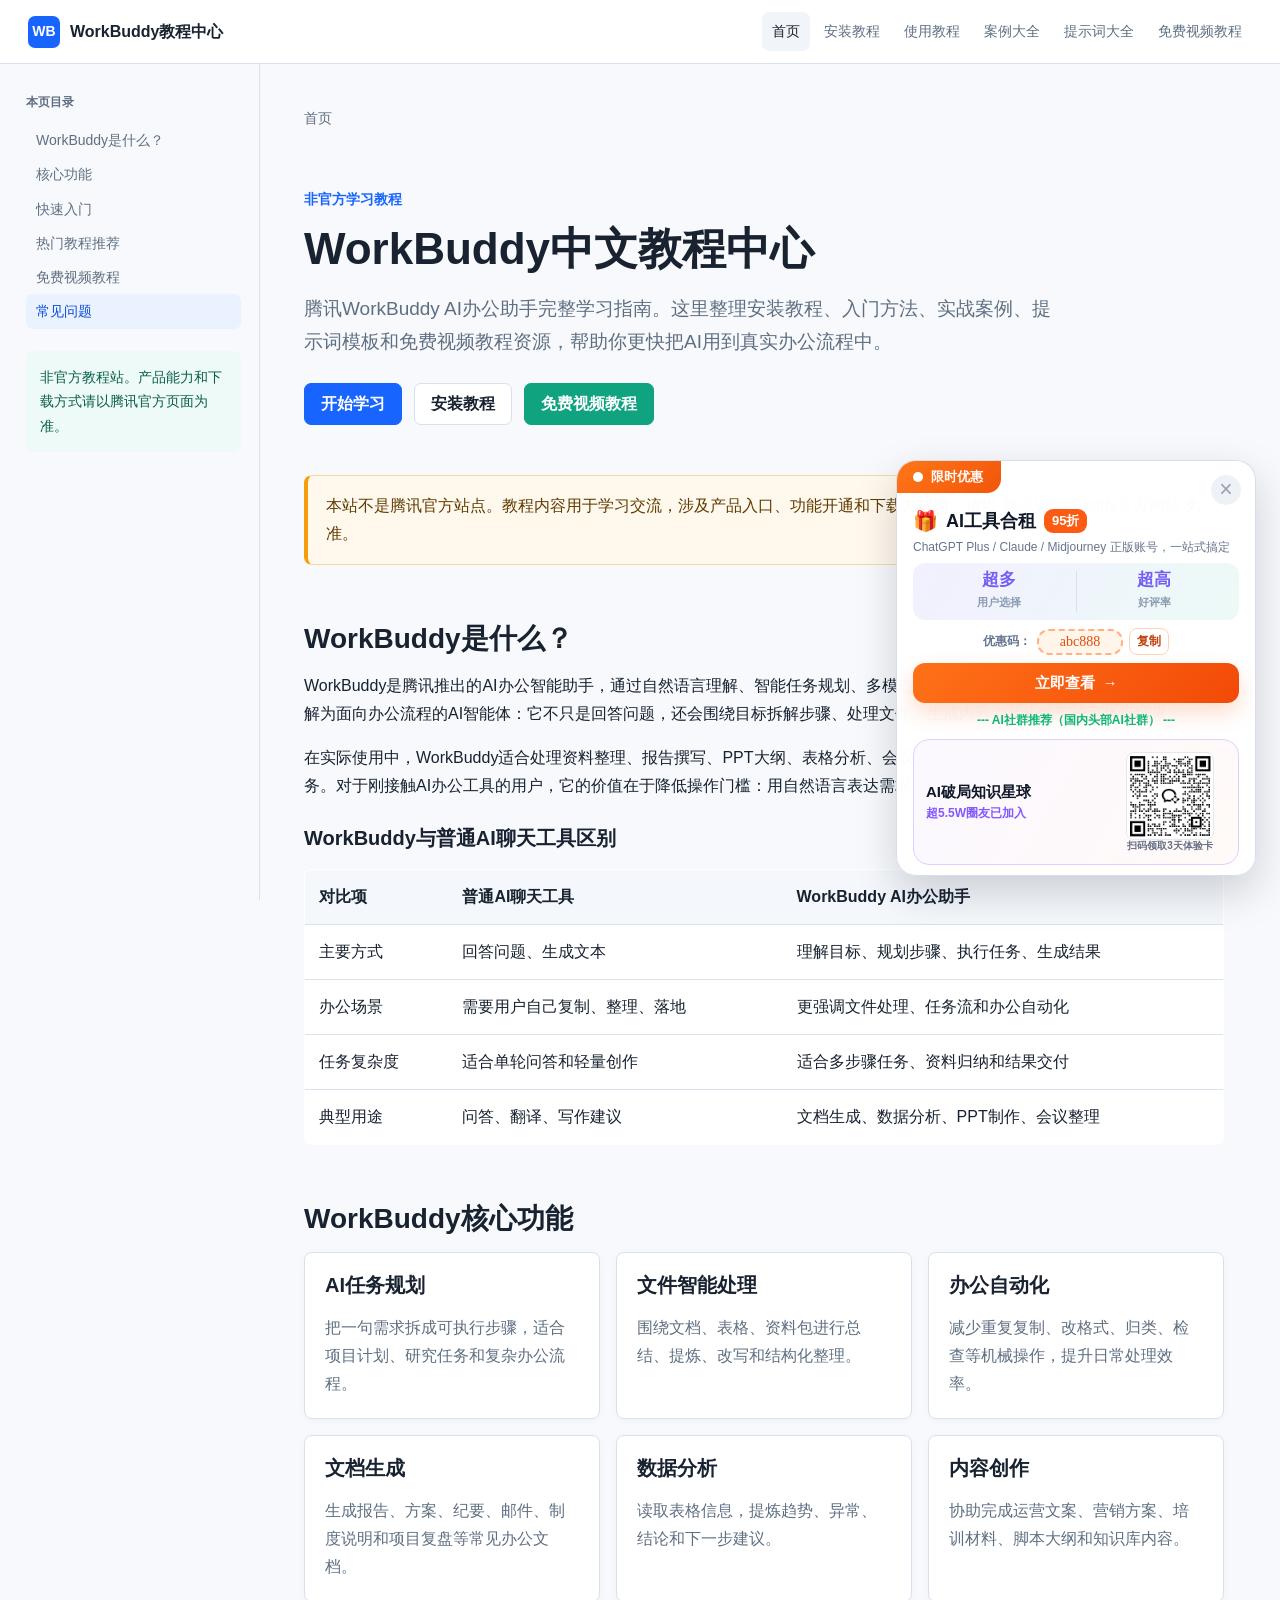
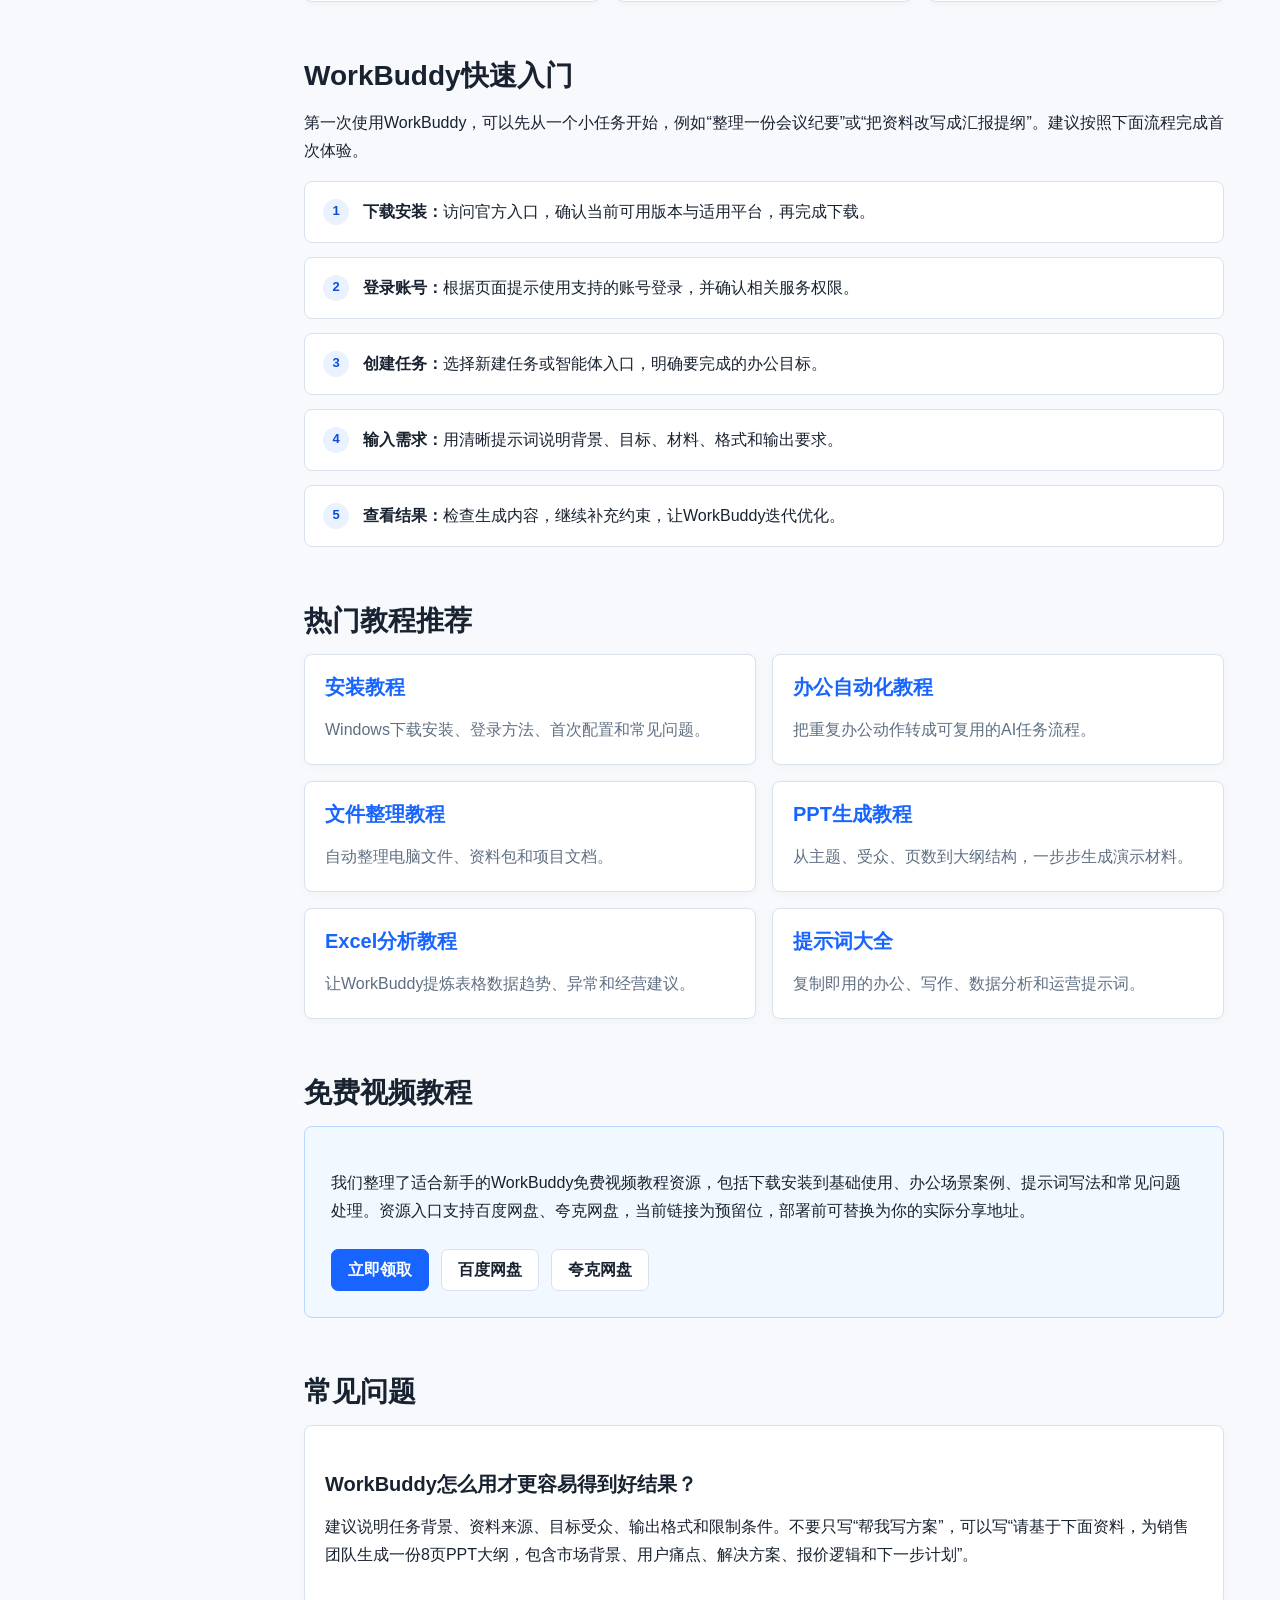
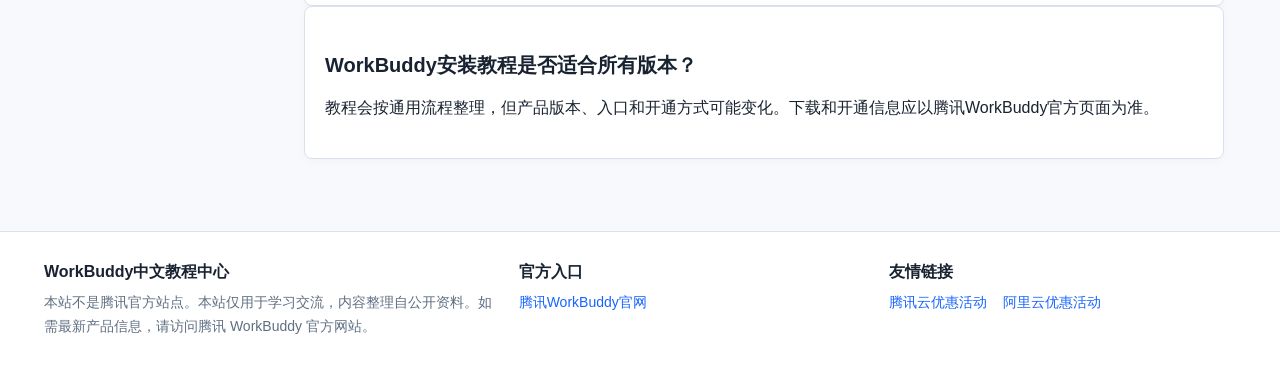
<file: index.html>
﻿<!doctype html>
<html lang="zh-CN">
<head>
  <meta charset="utf-8">
  <meta name="viewport" content="width=device-width, initial-scale=1">
  <title>WorkBuddy中文教程中心 - 腾讯WorkBuddy使用指南</title>
  <meta name="description" content="WorkBuddy中文教程网站，提供腾讯WorkBuddy安装教程、使用方法、案例教程、提示词大全以及免费视频教程下载。">
  <meta name="keywords" content="workbuddy,WorkBuddy教程,WorkBuddy怎么用,WorkBuddy安装教程,WorkBuddy使用方法,WorkBuddy入门指南,腾讯WorkBuddy,WorkBuddy AI办公助手,WorkBuddy智能体教程,WorkBuddy案例,WorkBuddy提示词">
  <link rel="canonical" href="https://workbuddy.syunz.com/workbuddy/">
  <meta property="og:type" content="website">
  <meta property="og:title" content="WorkBuddy中文教程中心 - 腾讯WorkBuddy使用指南">
  <meta property="og:description" content="学习腾讯WorkBuddy AI办公助手：安装、入门、案例、提示词与免费视频教程资源。">
  <meta property="og:url" content="https://workbuddy.syunz.com/workbuddy/">
  <meta property="og:locale" content="zh_CN">
  <link rel="stylesheet" href="workbuddy/style.css">
  <script type="application/ld+json">
  {
    "@context": "https://schema.org",
    "@graph": [
      {
        "@type": "Organization",
        "name": "WorkBuddy中文教程中心",
        "url": "https://workbuddy.syunz.com/workbuddy/",
        "sameAs": ["https://cloud.tencent.com/product/workbuddy"]
      },
      {
        "@type": "Article",
        "headline": "WorkBuddy中文教程中心",
        "description": "腾讯WorkBuddy AI办公助手完整学习指南。",
        "inLanguage": "zh-CN",
        "author": {"@type": "Organization", "name": "WorkBuddy中文教程中心"},
        "publisher": {"@type": "Organization", "name": "WorkBuddy中文教程中心"}
      },
      {
        "@type": "BreadcrumbList",
        "itemListElement": [
          {"@type": "ListItem", "position": 1, "name": "首页", "item": "https://workbuddy.syunz.com/workbuddy/"}
        ]
      },
      {
        "@type": "FAQPage",
        "mainEntity": [
          {
            "@type": "Question",
            "name": "WorkBuddy是什么？",
            "acceptedAnswer": {"@type": "Answer", "text": "WorkBuddy是腾讯推出的AI办公智能助手，可通过自然语言理解、任务规划和多模态能力帮助用户完成办公任务。"}
          },
          {
            "@type": "Question",
            "name": "本站是腾讯官网吗？",
            "acceptedAnswer": {"@type": "Answer", "text": "不是。本站是非官方学习教程网站，仅用于学习交流，最新产品信息请访问腾讯WorkBuddy官方网站。"}
          }
        ]
      }
    ]
  }
  </script>
</head>
<body>
  <a class="skip-link" href="#main">跳到正文</a>
  <header class="topbar">
    <a class="brand" href="index.html" aria-label="WorkBuddy教程中心首页"><span class="brand-mark">WB</span><span>WorkBuddy教程中心</span></a>
    <nav class="topnav" aria-label="主导航">
      <a href="index.html" aria-current="page">首页</a>
      <a href="workbuddy/install/index.html">安装教程</a>
      <a href="workbuddy/tutorial/index.html">使用教程</a>
      <a href="workbuddy/cases/index.html">案例大全</a>
      <a href="workbuddy/prompts/index.html">提示词大全</a>
      <a href="workbuddy/download/index.html">免费视频教程</a>
    </nav>
    <button class="menu-button" type="button" data-menu-button aria-label="打开目录" aria-expanded="false"><span class="menu-icon"></span></button>
  </header>
  <div class="layout">
    <aside class="sidebar" data-sidebar>
      <p class="sidebar-title">本页目录</p>
      <a href="#intro">WorkBuddy是什么？</a>
      <a href="#features">核心功能</a>
      <a href="#start">快速入门</a>
      <a href="#recommend">热门教程推荐</a>
      <a href="#video">免费视频教程</a>
      <a href="#faq">常见问题</a>
      <div class="toc-note">非官方教程站。产品能力和下载方式请以腾讯官方页面为准。</div>
    </aside>
    <div class="overlay" data-overlay></div>
    <main id="main" class="content">
      <article class="doc">
        <nav class="breadcrumb" aria-label="面包屑">首页</nav>
        <section class="hero">
          <p class="eyebrow">非官方学习教程</p>
          <h1>WorkBuddy中文教程中心</h1>
          <p class="lead">腾讯WorkBuddy AI办公助手完整学习指南。这里整理安装教程、入门方法、实战案例、提示词模板和免费视频教程资源，帮助你更快把AI用到真实办公流程中。</p>
          <div class="hero-actions">
            <a class="button primary" href="workbuddy/tutorial/index.html">开始学习</a>
            <a class="button" href="workbuddy/install/index.html">安装教程</a>
            <a class="button accent" href="workbuddy/download/index.html">免费视频教程</a>
          </div>
        </section>

        <div class="notice">本站不是腾讯官方站点。教程内容用于学习交流，涉及产品入口、功能开通和下载方式时，请以 <a href="https://cloud.tencent.com/product/workbuddy" target="_blank" rel="noopener">腾讯WorkBuddy官方网站</a> 为准。</div>

        <section id="intro">
          <h2>WorkBuddy是什么？</h2>
          <p>WorkBuddy是腾讯推出的AI办公智能助手，通过自然语言理解、智能任务规划、多模态能力帮助用户完成办公任务。你可以把它理解为面向办公流程的AI智能体：它不只是回答问题，还会围绕目标拆解步骤、处理文件、生成内容，并协助完成可执行结果。</p>
          <p>在实际使用中，WorkBuddy适合处理资料整理、报告撰写、PPT大纲、表格分析、会议纪要、营销内容、项目计划等高频办公任务。对于刚接触AI办公工具的用户，它的价值在于降低操作门槛：用自然语言表达需求，然后逐步校对和优化输出。</p>

          <h3>WorkBuddy与普通AI聊天工具区别</h3>
          <table class="compare-table">
            <thead>
              <tr><th>对比项</th><th>普通AI聊天工具</th><th>WorkBuddy AI办公助手</th></tr>
            </thead>
            <tbody>
              <tr><td>主要方式</td><td>回答问题、生成文本</td><td>理解目标、规划步骤、执行任务、生成结果</td></tr>
              <tr><td>办公场景</td><td>需要用户自己复制、整理、落地</td><td>更强调文件处理、任务流和办公自动化</td></tr>
              <tr><td>任务复杂度</td><td>适合单轮问答和轻量创作</td><td>适合多步骤任务、资料归纳和结果交付</td></tr>
              <tr><td>典型用途</td><td>问答、翻译、写作建议</td><td>文档生成、数据分析、PPT制作、会议整理</td></tr>
            </tbody>
          </table>
        </section>

        <section id="features">
          <h2>WorkBuddy核心功能</h2>
          <div class="grid cols-3">
            <div class="card"><h3>AI任务规划</h3><p>把一句需求拆成可执行步骤，适合项目计划、研究任务和复杂办公流程。</p></div>
            <div class="card"><h3>文件智能处理</h3><p>围绕文档、表格、资料包进行总结、提炼、改写和结构化整理。</p></div>
            <div class="card"><h3>办公自动化</h3><p>减少重复复制、改格式、归类、检查等机械操作，提升日常处理效率。</p></div>
            <div class="card"><h3>文档生成</h3><p>生成报告、方案、纪要、邮件、制度说明和项目复盘等常见办公文档。</p></div>
            <div class="card"><h3>数据分析</h3><p>读取表格信息，提炼趋势、异常、结论和下一步建议。</p></div>
            <div class="card"><h3>内容创作</h3><p>协助完成运营文案、营销方案、培训材料、脚本大纲和知识库内容。</p></div>
          </div>
        </section>

        <section id="start">
          <h2>WorkBuddy快速入门</h2>
          <p>第一次使用WorkBuddy，可以先从一个小任务开始，例如“整理一份会议纪要”或“把资料改写成汇报提纲”。建议按照下面流程完成首次体验。</p>
          <ol class="step-list">
            <li><strong>下载安装：</strong>访问官方入口，确认当前可用版本与适用平台，再完成下载。</li>
            <li><strong>登录账号：</strong>根据页面提示使用支持的账号登录，并确认相关服务权限。</li>
            <li><strong>创建任务：</strong>选择新建任务或智能体入口，明确要完成的办公目标。</li>
            <li><strong>输入需求：</strong>用清晰提示词说明背景、目标、材料、格式和输出要求。</li>
            <li><strong>查看结果：</strong>检查生成内容，继续补充约束，让WorkBuddy迭代优化。</li>
          </ol>
        </section>

        <section id="recommend">
          <h2>热门教程推荐</h2>
          <div class="grid cols-2">
            <a class="card" href="workbuddy/install/index.html"><h3>安装教程</h3><p>Windows下载安装、登录方法、首次配置和常见问题。</p></a>
            <a class="card" href="workbuddy/tutorial/index.html#automation"><h3>办公自动化教程</h3><p>把重复办公动作转成可复用的AI任务流程。</p></a>
            <a class="card" href="workbuddy/cases/index.html#files"><h3>文件整理教程</h3><p>自动整理电脑文件、资料包和项目文档。</p></a>
            <a class="card" href="workbuddy/tutorial/index.html#ppt"><h3>PPT生成教程</h3><p>从主题、受众、页数到大纲结构，一步步生成演示材料。</p></a>
            <a class="card" href="workbuddy/tutorial/index.html#excel"><h3>Excel分析教程</h3><p>让WorkBuddy提炼表格数据趋势、异常和经营建议。</p></a>
            <a class="card" href="workbuddy/prompts/index.html"><h3>提示词大全</h3><p>复制即用的办公、写作、数据分析和运营提示词。</p></a>
          </div>
        </section>

        <section id="video">
          <h2>免费视频教程</h2>
          <div class="download-panel">
            <p>我们整理了适合新手的WorkBuddy免费视频教程资源，包括下载安装到基础使用、办公场景案例、提示词写法和常见问题处理。资源入口支持百度网盘、夸克网盘，当前链接为预留位，部署前可替换为你的实际分享地址。</p>
            <div class="button-row">
              <a class="button primary" href="workbuddy/download/index.html">立即领取</a>
              <a class="button" href="workbuddy/download/index.html#baidu">百度网盘</a>
              <a class="button" href="workbuddy/download/index.html#quark">夸克网盘</a>
            </div>
          </div>
        </section>

        <section id="faq">
          <h2>常见问题</h2>
          <div class="faq-item">
            <h3>WorkBuddy怎么用才更容易得到好结果？</h3>
            <p>建议说明任务背景、资料来源、目标受众、输出格式和限制条件。不要只写“帮我写方案”，可以写“请基于下面资料，为销售团队生成一份8页PPT大纲，包含市场背景、用户痛点、解决方案、报价逻辑和下一步计划”。</p>
          </div>
          <div class="faq-item">
            <h3>WorkBuddy安装教程是否适合所有版本？</h3>
            <p>教程会按通用流程整理，但产品版本、入口和开通方式可能变化。下载和开通信息应以腾讯WorkBuddy官方页面为准。</p>
          </div>
        </section>
      </article>
    </main>
  </div>
  <footer class="footer">
    <div class="footer-inner">
      <section>
        <h2>WorkBuddy中文教程中心</h2>
        <p>本站不是腾讯官方站点。本站仅用于学习交流，内容整理自公开资料。如需最新产品信息，请访问腾讯 WorkBuddy 官方网站。</p>
      </section>
      <section>
        <h3>官方入口</h3>
        <a href="https://cloud.tencent.com/product/workbuddy" target="_blank" rel="noopener">腾讯WorkBuddy官网</a>
      </section>
      <section>
        <h3>友情链接</h3>
        <a href="https://curl.qcloud.com/9fsPg7Re" target="_blank" rel="noopener">腾讯云优惠活动</a>
        <a href="https://www.aliyun.com/minisite/goods?userCode=xbifxhv7" target="_blank" rel="noopener">阿里云优惠活动</a>
      </section>
    </div>
  </footer>
  <script src="workbuddy/popup-config.js" defer></script>
  <script src="workbuddy/script.js" defer></script>
</body>
</html>
</file>
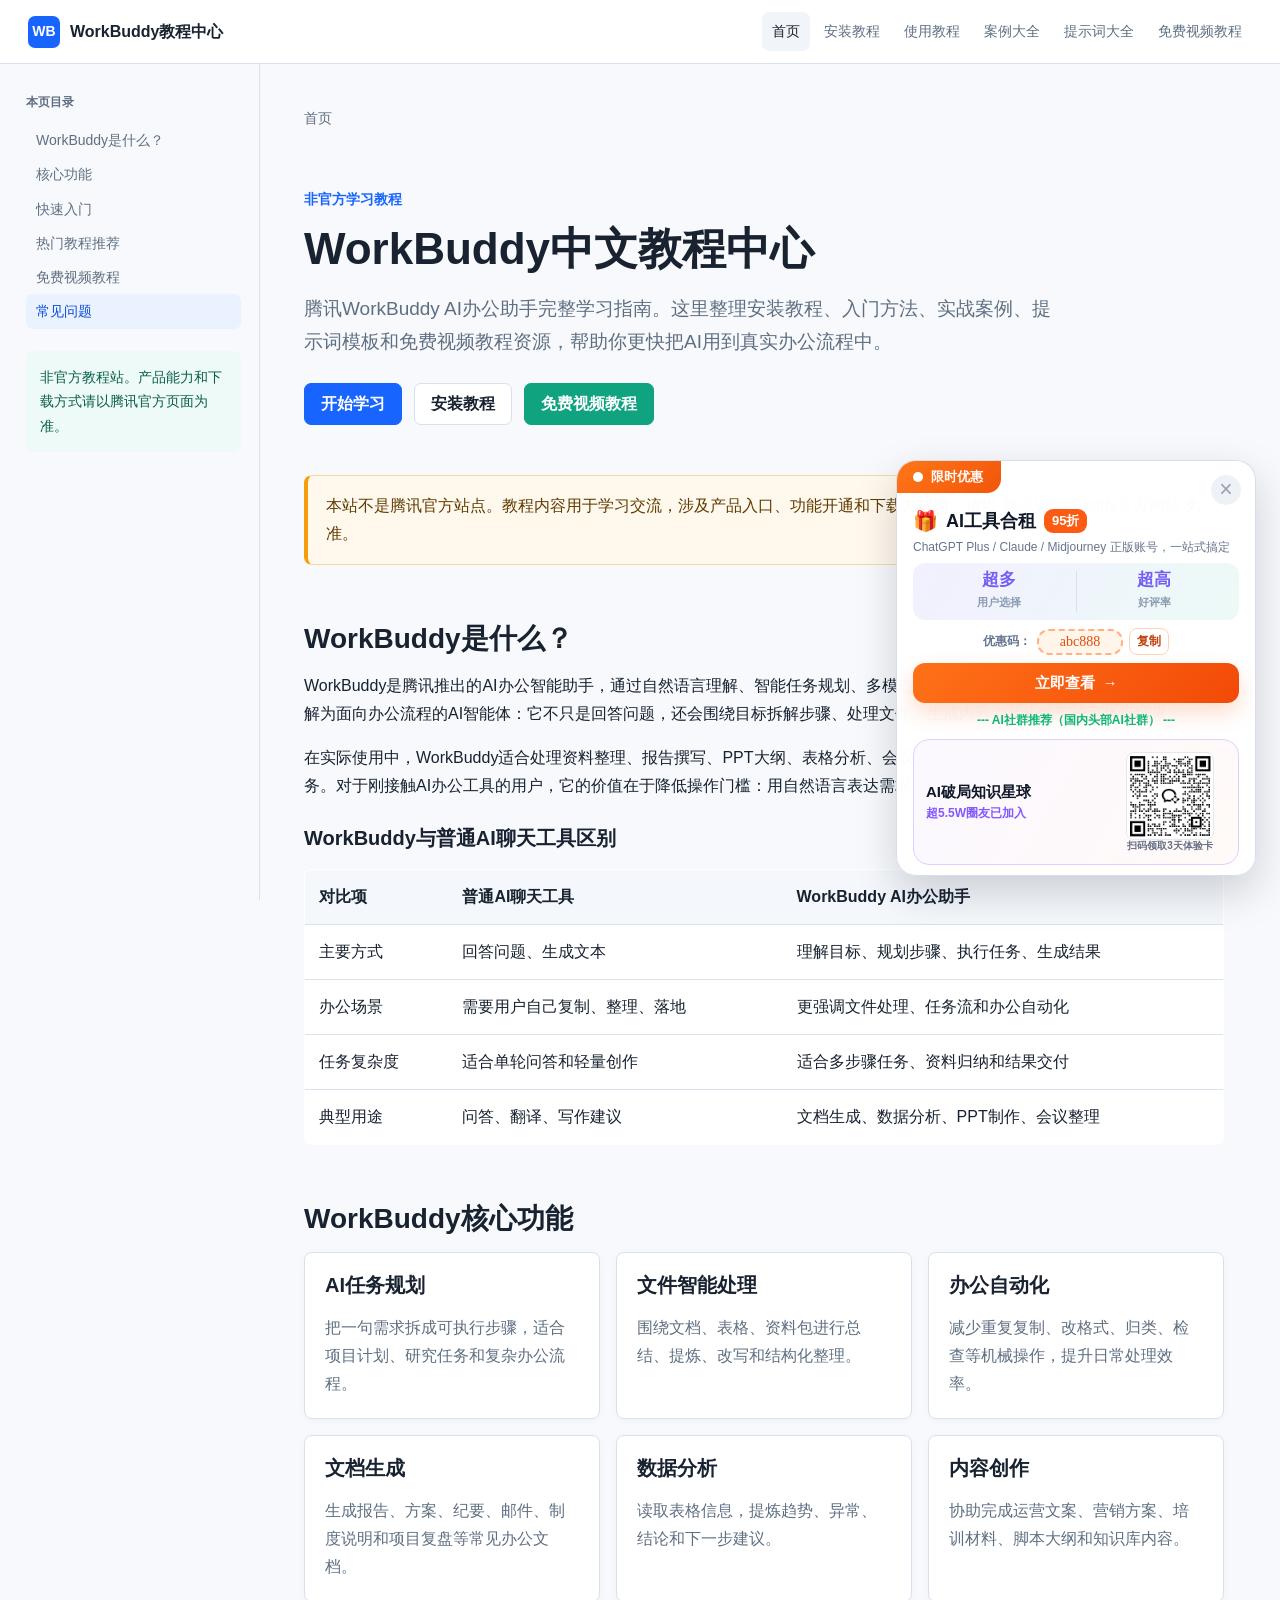
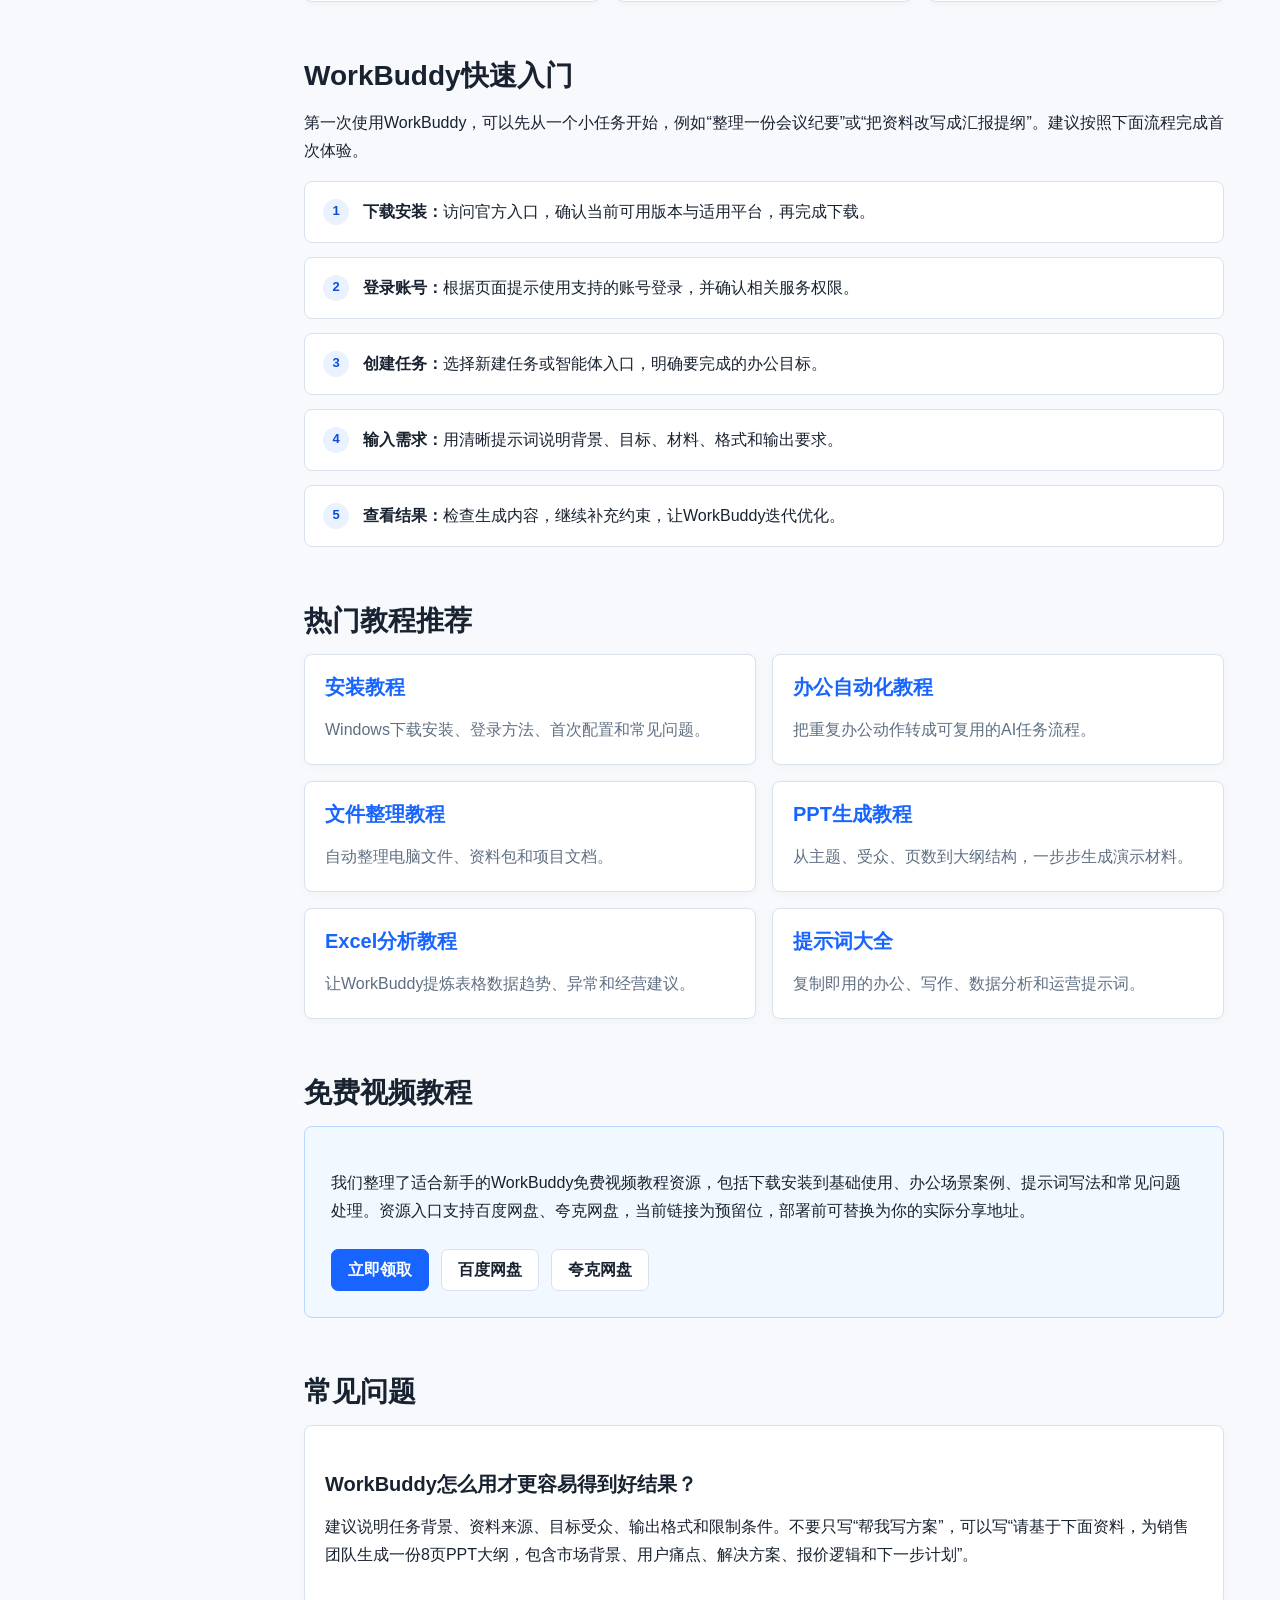
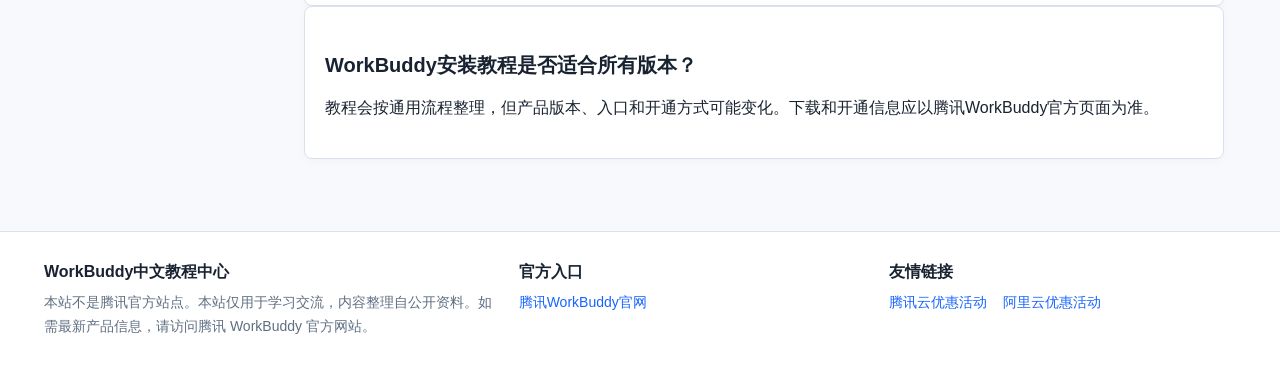
<file: workbuddy/index.html>
﻿<!doctype html>
<html lang="zh-CN">
<head>
  <meta charset="utf-8">
  <meta name="viewport" content="width=device-width, initial-scale=1">
  <title>WorkBuddy中文教程中心 - 腾讯WorkBuddy使用指南</title>
  <meta name="description" content="WorkBuddy中文教程网站，提供腾讯WorkBuddy安装教程、使用方法、案例教程、提示词大全以及免费视频教程下载。">
  <meta name="keywords" content="workbuddy,WorkBuddy教程,WorkBuddy怎么用,WorkBuddy安装教程,WorkBuddy使用方法,WorkBuddy入门指南,腾讯WorkBuddy,WorkBuddy AI办公助手,WorkBuddy智能体教程,WorkBuddy案例,WorkBuddy提示词">
  <link rel="canonical" href="https://example.com/workbuddy/">
  <meta property="og:type" content="website">
  <meta property="og:title" content="WorkBuddy中文教程中心 - 腾讯WorkBuddy使用指南">
  <meta property="og:description" content="学习腾讯WorkBuddy AI办公助手：安装、入门、案例、提示词与免费视频教程资源。">
  <meta property="og:url" content="https://example.com/workbuddy/">
  <meta property="og:locale" content="zh_CN">
  <link rel="stylesheet" href="./style.css">
  <script type="application/ld+json">
  {
    "@context": "https://schema.org",
    "@graph": [
      {
        "@type": "Organization",
        "name": "WorkBuddy中文教程中心",
        "url": "https://example.com/workbuddy/",
        "sameAs": ["https://cloud.tencent.com/product/workbuddy"]
      },
      {
        "@type": "Article",
        "headline": "WorkBuddy中文教程中心",
        "description": "腾讯WorkBuddy AI办公助手完整学习指南。",
        "inLanguage": "zh-CN",
        "author": {"@type": "Organization", "name": "WorkBuddy中文教程中心"},
        "publisher": {"@type": "Organization", "name": "WorkBuddy中文教程中心"}
      },
      {
        "@type": "BreadcrumbList",
        "itemListElement": [
          {"@type": "ListItem", "position": 1, "name": "首页", "item": "https://example.com/workbuddy/"}
        ]
      },
      {
        "@type": "FAQPage",
        "mainEntity": [
          {
            "@type": "Question",
            "name": "WorkBuddy是什么？",
            "acceptedAnswer": {"@type": "Answer", "text": "WorkBuddy是腾讯推出的AI办公智能助手，可通过自然语言理解、任务规划和多模态能力帮助用户完成办公任务。"}
          },
          {
            "@type": "Question",
            "name": "本站是腾讯官网吗？",
            "acceptedAnswer": {"@type": "Answer", "text": "不是。本站是非官方学习教程网站，仅用于学习交流，最新产品信息请访问腾讯WorkBuddy官方网站。"}
          }
        ]
      }
    ]
  }
  </script>
</head>
<body>
  <a class="skip-link" href="#main">跳到正文</a>
  <header class="topbar">
    <a class="brand" href="./index.html" aria-label="WorkBuddy教程中心首页"><span class="brand-mark">WB</span><span>WorkBuddy教程中心</span></a>
    <nav class="topnav" aria-label="主导航">
      <a href="./index.html" aria-current="page">首页</a>
      <a href="./install/index.html">安装教程</a>
      <a href="./tutorial/index.html">使用教程</a>
      <a href="./cases/index.html">案例大全</a>
      <a href="./prompts/index.html">提示词大全</a>
      <a href="./download/index.html">免费视频教程</a>
    </nav>
    <button class="menu-button" type="button" data-menu-button aria-label="打开目录" aria-expanded="false"><span class="menu-icon"></span></button>
  </header>
  <div class="layout">
    <aside class="sidebar" data-sidebar>
      <p class="sidebar-title">本页目录</p>
      <a href="#intro">WorkBuddy是什么？</a>
      <a href="#features">核心功能</a>
      <a href="#start">快速入门</a>
      <a href="#recommend">热门教程推荐</a>
      <a href="#video">免费视频教程</a>
      <a href="#faq">常见问题</a>
      <div class="toc-note">非官方教程站。产品能力和下载方式请以腾讯官方页面为准。</div>
    </aside>
    <div class="overlay" data-overlay></div>
    <main id="main" class="content">
      <article class="doc">
        <nav class="breadcrumb" aria-label="面包屑">首页</nav>
        <section class="hero">
          <p class="eyebrow">非官方学习教程</p>
          <h1>WorkBuddy中文教程中心</h1>
          <p class="lead">腾讯WorkBuddy AI办公助手完整学习指南。这里整理安装教程、入门方法、实战案例、提示词模板和免费视频教程资源，帮助你更快把AI用到真实办公流程中。</p>
          <div class="hero-actions">
            <a class="button primary" href="./tutorial/index.html">开始学习</a>
            <a class="button" href="./install/index.html">安装教程</a>
            <a class="button accent" href="./download/index.html">免费视频教程</a>
          </div>
        </section>

        <div class="notice">本站不是腾讯官方站点。教程内容用于学习交流，涉及产品入口、功能开通和下载方式时，请以 <a href="https://cloud.tencent.com/product/workbuddy" target="_blank" rel="noopener">腾讯WorkBuddy官方网站</a> 为准。</div>

        <section id="intro">
          <h2>WorkBuddy是什么？</h2>
          <p>WorkBuddy是腾讯推出的AI办公智能助手，通过自然语言理解、智能任务规划、多模态能力帮助用户完成办公任务。你可以把它理解为面向办公流程的AI智能体：它不只是回答问题，还会围绕目标拆解步骤、处理文件、生成内容，并协助完成可执行结果。</p>
          <p>在实际使用中，WorkBuddy适合处理资料整理、报告撰写、PPT大纲、表格分析、会议纪要、营销内容、项目计划等高频办公任务。对于刚接触AI办公工具的用户，它的价值在于降低操作门槛：用自然语言表达需求，然后逐步校对和优化输出。</p>

          <h3>WorkBuddy与普通AI聊天工具区别</h3>
          <table class="compare-table">
            <thead>
              <tr><th>对比项</th><th>普通AI聊天工具</th><th>WorkBuddy AI办公助手</th></tr>
            </thead>
            <tbody>
              <tr><td>主要方式</td><td>回答问题、生成文本</td><td>理解目标、规划步骤、执行任务、生成结果</td></tr>
              <tr><td>办公场景</td><td>需要用户自己复制、整理、落地</td><td>更强调文件处理、任务流和办公自动化</td></tr>
              <tr><td>任务复杂度</td><td>适合单轮问答和轻量创作</td><td>适合多步骤任务、资料归纳和结果交付</td></tr>
              <tr><td>典型用途</td><td>问答、翻译、写作建议</td><td>文档生成、数据分析、PPT制作、会议整理</td></tr>
            </tbody>
          </table>
        </section>

        <section id="features">
          <h2>WorkBuddy核心功能</h2>
          <div class="grid cols-3">
            <div class="card"><h3>AI任务规划</h3><p>把一句需求拆成可执行步骤，适合项目计划、研究任务和复杂办公流程。</p></div>
            <div class="card"><h3>文件智能处理</h3><p>围绕文档、表格、资料包进行总结、提炼、改写和结构化整理。</p></div>
            <div class="card"><h3>办公自动化</h3><p>减少重复复制、改格式、归类、检查等机械操作，提升日常处理效率。</p></div>
            <div class="card"><h3>文档生成</h3><p>生成报告、方案、纪要、邮件、制度说明和项目复盘等常见办公文档。</p></div>
            <div class="card"><h3>数据分析</h3><p>读取表格信息，提炼趋势、异常、结论和下一步建议。</p></div>
            <div class="card"><h3>内容创作</h3><p>协助完成运营文案、营销方案、培训材料、脚本大纲和知识库内容。</p></div>
          </div>
        </section>

        <section id="start">
          <h2>WorkBuddy快速入门</h2>
          <p>第一次使用WorkBuddy，可以先从一个小任务开始，例如“整理一份会议纪要”或“把资料改写成汇报提纲”。建议按照下面流程完成首次体验。</p>
          <ol class="step-list">
            <li><strong>下载安装：</strong>访问官方入口，确认当前可用版本与适用平台，再完成下载。</li>
            <li><strong>登录账号：</strong>根据页面提示使用支持的账号登录，并确认相关服务权限。</li>
            <li><strong>创建任务：</strong>选择新建任务或智能体入口，明确要完成的办公目标。</li>
            <li><strong>输入需求：</strong>用清晰提示词说明背景、目标、材料、格式和输出要求。</li>
            <li><strong>查看结果：</strong>检查生成内容，继续补充约束，让WorkBuddy迭代优化。</li>
          </ol>
        </section>

        <section id="recommend">
          <h2>热门教程推荐</h2>
          <div class="grid cols-2">
            <a class="card" href="./install/index.html"><h3>安装教程</h3><p>Windows下载安装、登录方法、首次配置和常见问题。</p></a>
            <a class="card" href="./tutorial/index.html#automation"><h3>办公自动化教程</h3><p>把重复办公动作转成可复用的AI任务流程。</p></a>
            <a class="card" href="./cases/index.html#files"><h3>文件整理教程</h3><p>自动整理电脑文件、资料包和项目文档。</p></a>
            <a class="card" href="./tutorial/index.html#ppt"><h3>PPT生成教程</h3><p>从主题、受众、页数到大纲结构，一步步生成演示材料。</p></a>
            <a class="card" href="./tutorial/index.html#excel"><h3>Excel分析教程</h3><p>让WorkBuddy提炼表格数据趋势、异常和经营建议。</p></a>
            <a class="card" href="./prompts/index.html"><h3>提示词大全</h3><p>复制即用的办公、写作、数据分析和运营提示词。</p></a>
          </div>
        </section>

        <section id="video">
          <h2>免费视频教程</h2>
          <div class="download-panel">
            <p>我们整理了适合新手的WorkBuddy免费视频教程资源，包括下载安装到基础使用、办公场景案例、提示词写法和常见问题处理。资源入口支持百度网盘、夸克网盘，当前链接为预留位，部署前可替换为你的实际分享地址。</p>
            <div class="button-row">
              <a class="button primary" href="./download/index.html">立即领取</a>
              <a class="button" href="./download/index.html#baidu">百度网盘</a>
              <a class="button" href="./download/index.html#quark">夸克网盘</a>
            </div>
          </div>
        </section>

        <section id="faq">
          <h2>常见问题</h2>
          <div class="faq-item">
            <h3>WorkBuddy怎么用才更容易得到好结果？</h3>
            <p>建议说明任务背景、资料来源、目标受众、输出格式和限制条件。不要只写“帮我写方案”，可以写“请基于下面资料，为销售团队生成一份8页PPT大纲，包含市场背景、用户痛点、解决方案、报价逻辑和下一步计划”。</p>
          </div>
          <div class="faq-item">
            <h3>WorkBuddy安装教程是否适合所有版本？</h3>
            <p>教程会按通用流程整理，但产品版本、入口和开通方式可能变化。下载和开通信息应以腾讯WorkBuddy官方页面为准。</p>
          </div>
        </section>
      </article>
    </main>
  </div>
  <footer class="footer">
    <div class="footer-inner">
      <section>
        <h2>WorkBuddy中文教程中心</h2>
        <p>本站不是腾讯官方站点。本站仅用于学习交流，内容整理自公开资料。如需最新产品信息，请访问腾讯 WorkBuddy 官方网站。</p>
      </section>
      <section>
        <h3>官方入口</h3>
        <a href="https://cloud.tencent.com/product/workbuddy" target="_blank" rel="noopener">腾讯WorkBuddy官网</a>
      </section>
      <section>
        <h3>友情链接</h3>
        <a href="https://curl.qcloud.com/9fsPg7Re" target="_blank" rel="noopener">腾讯云优惠活动</a>
        <a href="https://www.aliyun.com/minisite/goods?userCode=xbifxhv7" target="_blank" rel="noopener">阿里云优惠活动</a>
      </section>
    </div>
  </footer>
  <script src="./popup-config.js" defer></script>
  <script src="./script.js" defer></script>
</body>
</html>
</file>
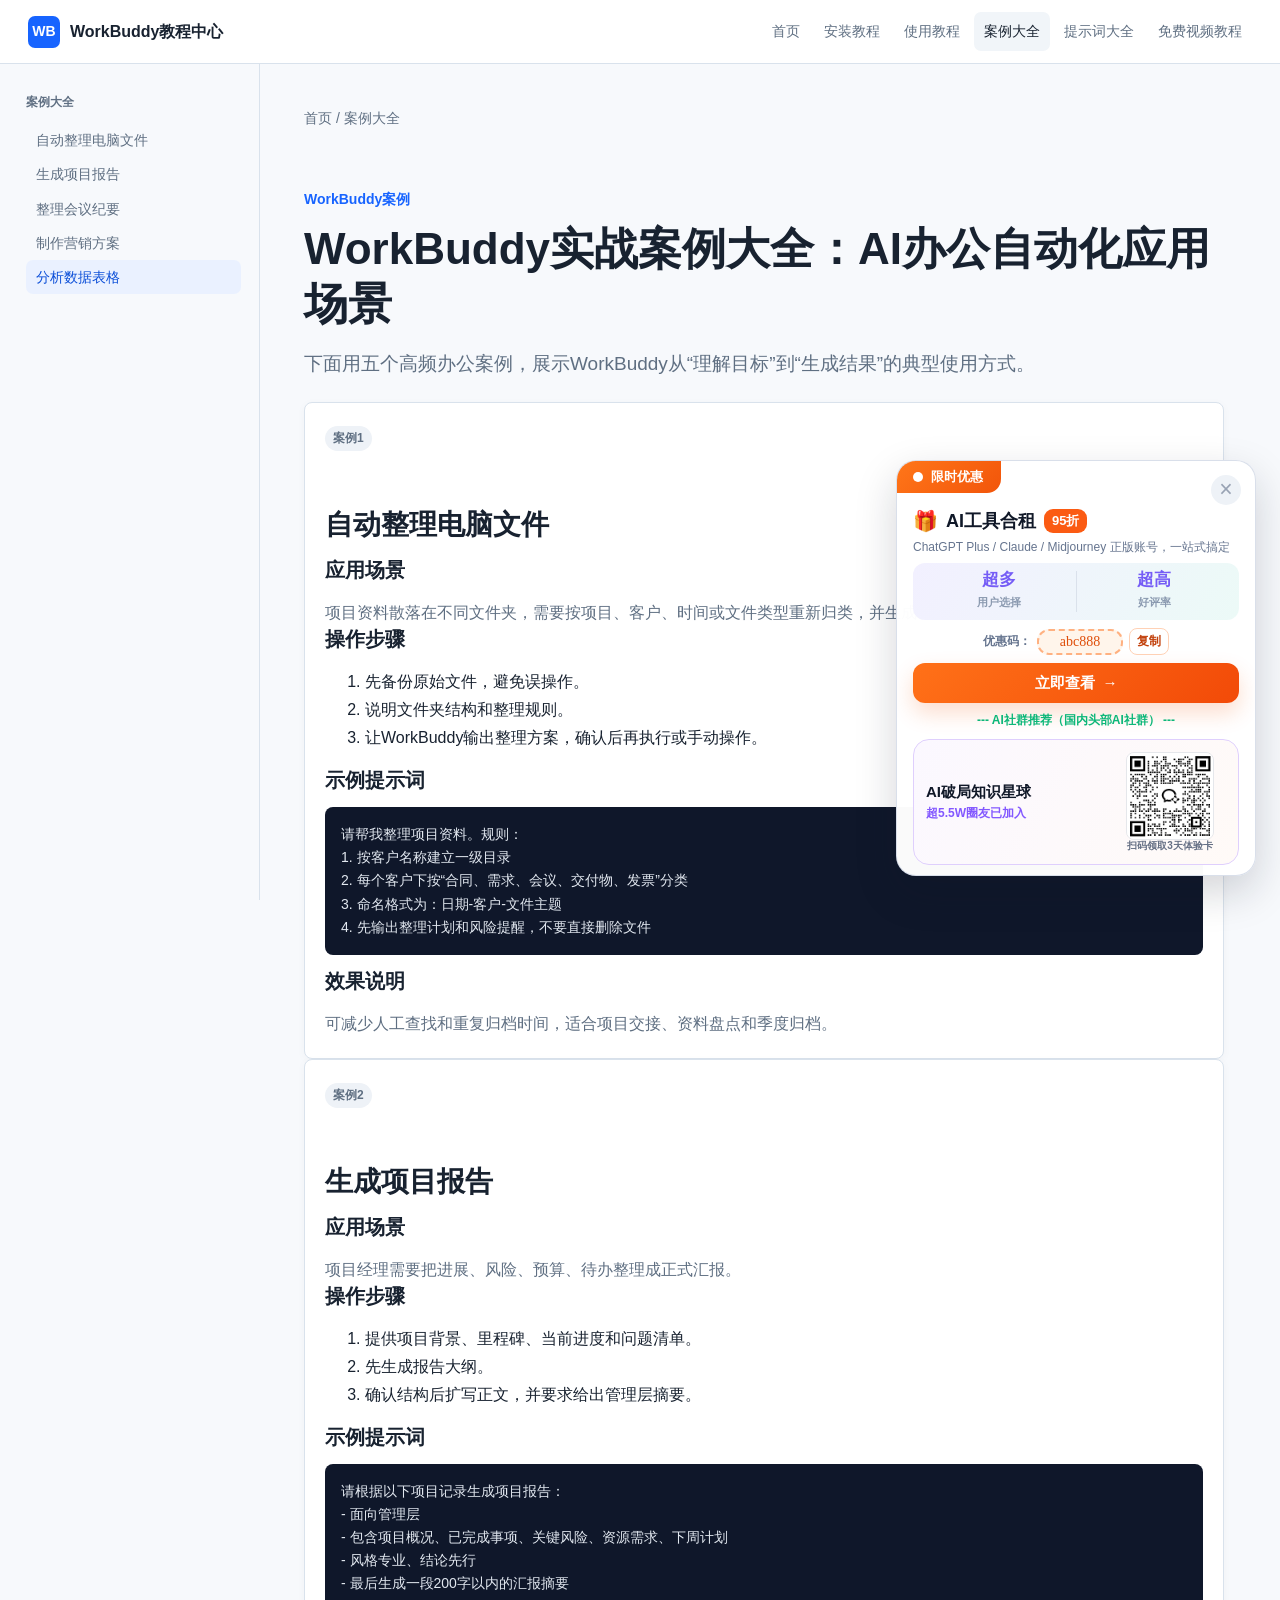
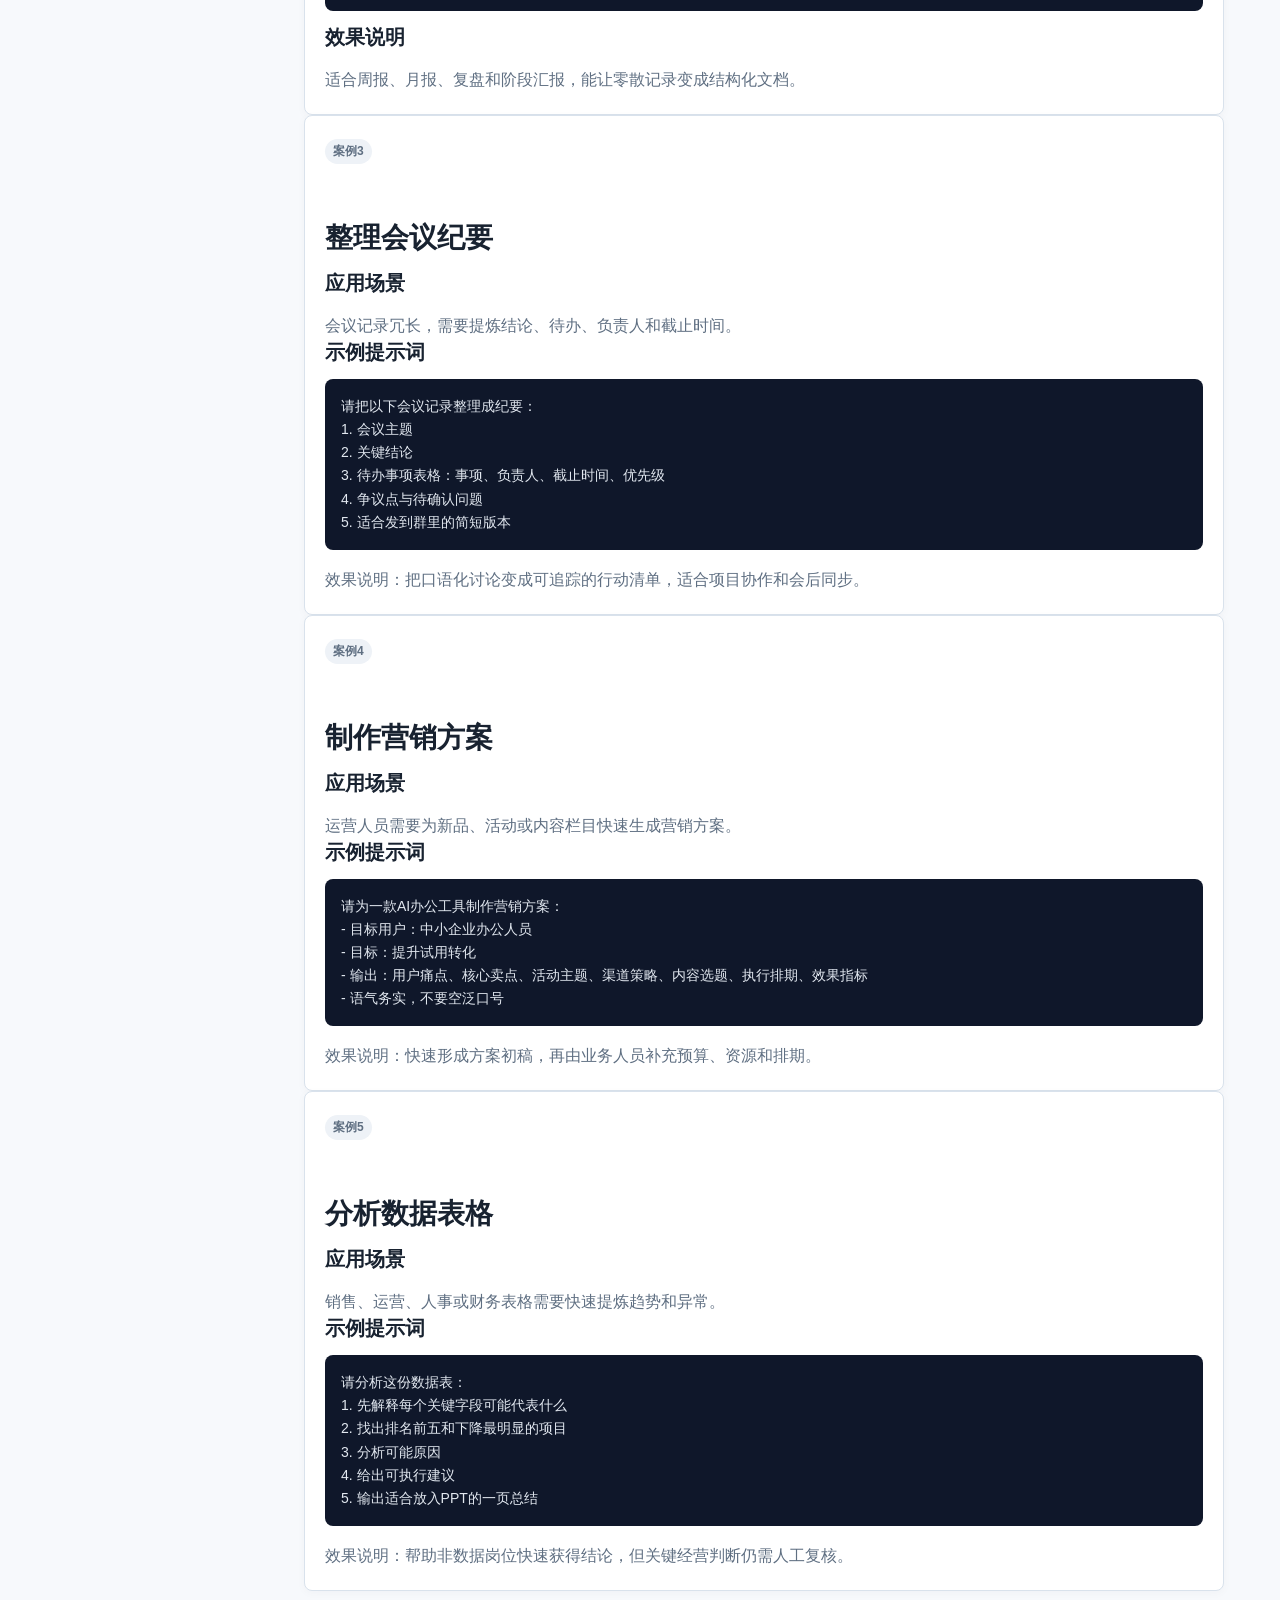
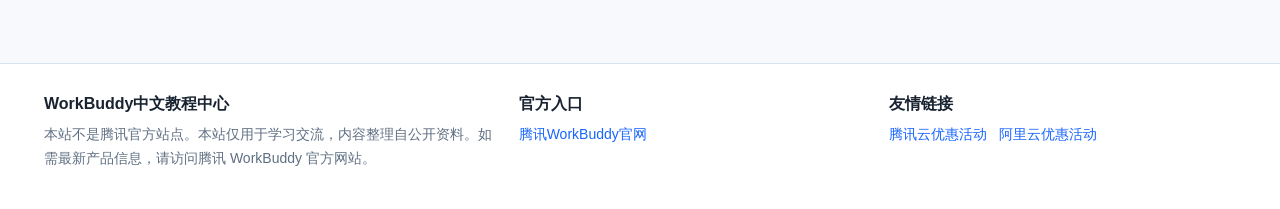
<file: workbuddy/cases/index.html>
﻿<!doctype html>
<html lang="zh-CN">
<head>
  <meta charset="utf-8">
  <meta name="viewport" content="width=device-width, initial-scale=1">
  <title>WorkBuddy实战案例大全：AI办公自动化应用场景</title>
  <meta name="description" content="WorkBuddy实战案例大全，包含自动整理电脑文件、生成项目报告、整理会议纪要、制作营销方案和分析数据表格。">
  <meta name="keywords" content="WorkBuddy案例,WorkBuddy智能体教程,WorkBuddy AI办公助手,WorkBuddy使用方法,腾讯WorkBuddy">
  <link rel="canonical" href="https://example.com/workbuddy/cases/">
  <meta property="og:type" content="article">
  <meta property="og:title" content="WorkBuddy实战案例大全：AI办公自动化应用场景">
  <meta property="og:description" content="通过真实办公场景学习WorkBuddy怎么用。">
  <meta property="og:url" content="https://example.com/workbuddy/cases/">
  <meta property="og:locale" content="zh_CN">
  <link rel="stylesheet" href="../style.css">
  <script type="application/ld+json">
  {"@context":"https://schema.org","@graph":[{"@type":"Organization","name":"WorkBuddy中文教程中心","url":"https://example.com/workbuddy/","sameAs":["https://cloud.tencent.com/product/workbuddy"]},{"@type":"Article","headline":"WorkBuddy实战案例大全：AI办公自动化应用场景","description":"五个WorkBuddy办公自动化案例。","inLanguage":"zh-CN","author":{"@type":"Organization","name":"WorkBuddy中文教程中心"},"publisher":{"@type":"Organization","name":"WorkBuddy中文教程中心"}},{"@type":"BreadcrumbList","itemListElement":[{"@type":"ListItem","position":1,"name":"首页","item":"https://example.com/workbuddy/"},{"@type":"ListItem","position":2,"name":"案例大全","item":"https://example.com/workbuddy/cases/"}]},{"@type":"FAQPage","mainEntity":[{"@type":"Question","name":"WorkBuddy适合哪些办公案例？","acceptedAnswer":{"@type":"Answer","text":"适合文件整理、项目报告、会议纪要、营销方案和数据表格分析等办公场景。"}}]}]}
  </script>
</head>
<body>
  <a class="skip-link" href="#main">跳到正文</a>
  <header class="topbar"><a class="brand" href="../index.html"><span class="brand-mark">WB</span><span>WorkBuddy教程中心</span></a><nav class="topnav"><a href="../index.html">首页</a><a href="../install/index.html">安装教程</a><a href="../tutorial/index.html">使用教程</a><a href="../cases/index.html" aria-current="page">案例大全</a><a href="../prompts/index.html">提示词大全</a><a href="../download/index.html">免费视频教程</a></nav><button class="menu-button" type="button" data-menu-button aria-label="打开目录" aria-expanded="false"><span class="menu-icon"></span></button></header>
  <div class="layout"><aside class="sidebar" data-sidebar><p class="sidebar-title">案例大全</p><a href="#files">自动整理电脑文件</a><a href="#report">生成项目报告</a><a href="#meeting">整理会议纪要</a><a href="#marketing">制作营销方案</a><a href="#data">分析数据表格</a></aside><div class="overlay" data-overlay></div>
    <main id="main" class="content"><article class="doc"><nav class="breadcrumb"><a href="../index.html">首页</a> / 案例大全</nav><section class="hero"><p class="eyebrow">WorkBuddy案例</p><h1>WorkBuddy实战案例大全：AI办公自动化应用场景</h1><p class="lead">下面用五个高频办公案例，展示WorkBuddy从“理解目标”到“生成结果”的典型使用方式。</p></section>
      <section id="files" class="case-card"><span class="tag">案例1</span><h2>自动整理电脑文件</h2><h3>应用场景</h3><p>项目资料散落在不同文件夹，需要按项目、客户、时间或文件类型重新归类，并生成说明文档。</p><h3>操作步骤</h3><ol><li>先备份原始文件，避免误操作。</li><li>说明文件夹结构和整理规则。</li><li>让WorkBuddy输出整理方案，确认后再执行或手动操作。</li></ol><h3>示例提示词</h3><div class="code-block">请帮我整理项目资料。规则：
1. 按客户名称建立一级目录
2. 每个客户下按“合同、需求、会议、交付物、发票”分类
3. 命名格式为：日期-客户-文件主题
4. 先输出整理计划和风险提醒，不要直接删除文件</div><h3>效果说明</h3><p>可减少人工查找和重复归档时间，适合项目交接、资料盘点和季度归档。</p></section>

      <section id="report" class="case-card"><span class="tag">案例2</span><h2>生成项目报告</h2><h3>应用场景</h3><p>项目经理需要把进展、风险、预算、待办整理成正式汇报。</p><h3>操作步骤</h3><ol><li>提供项目背景、里程碑、当前进度和问题清单。</li><li>先生成报告大纲。</li><li>确认结构后扩写正文，并要求给出管理层摘要。</li></ol><h3>示例提示词</h3><div class="code-block">请根据以下项目记录生成项目报告：
- 面向管理层
- 包含项目概况、已完成事项、关键风险、资源需求、下周计划
- 风格专业、结论先行
- 最后生成一段200字以内的汇报摘要</div><h3>效果说明</h3><p>适合周报、月报、复盘和阶段汇报，能让零散记录变成结构化文档。</p></section>

      <section id="meeting" class="case-card"><span class="tag">案例3</span><h2>整理会议纪要</h2><h3>应用场景</h3><p>会议记录冗长，需要提炼结论、待办、负责人和截止时间。</p><h3>示例提示词</h3><div class="code-block">请把以下会议记录整理成纪要：
1. 会议主题
2. 关键结论
3. 待办事项表格：事项、负责人、截止时间、优先级
4. 争议点与待确认问题
5. 适合发到群里的简短版本</div><p>效果说明：把口语化讨论变成可追踪的行动清单，适合项目协作和会后同步。</p></section>

      <section id="marketing" class="case-card"><span class="tag">案例4</span><h2>制作营销方案</h2><h3>应用场景</h3><p>运营人员需要为新品、活动或内容栏目快速生成营销方案。</p><h3>示例提示词</h3><div class="code-block">请为一款AI办公工具制作营销方案：
- 目标用户：中小企业办公人员
- 目标：提升试用转化
- 输出：用户痛点、核心卖点、活动主题、渠道策略、内容选题、执行排期、效果指标
- 语气务实，不要空泛口号</div><p>效果说明：快速形成方案初稿，再由业务人员补充预算、资源和排期。</p></section>

      <section id="data" class="case-card"><span class="tag">案例5</span><h2>分析数据表格</h2><h3>应用场景</h3><p>销售、运营、人事或财务表格需要快速提炼趋势和异常。</p><h3>示例提示词</h3><div class="code-block">请分析这份数据表：
1. 先解释每个关键字段可能代表什么
2. 找出排名前五和下降最明显的项目
3. 分析可能原因
4. 给出可执行建议
5. 输出适合放入PPT的一页总结</div><p>效果说明：帮助非数据岗位快速获得结论，但关键经营判断仍需人工复核。</p></section>
    </article></main></div>
  <footer class="footer"><div class="footer-inner"><section><h2>WorkBuddy中文教程中心</h2><p>本站不是腾讯官方站点。本站仅用于学习交流，内容整理自公开资料。如需最新产品信息，请访问腾讯 WorkBuddy 官方网站。</p></section><section><h3>官方入口</h3><a href="https://cloud.tencent.com/product/workbuddy" target="_blank" rel="noopener">腾讯WorkBuddy官网</a></section><section><h3>友情链接</h3><a href="https://curl.qcloud.com/9fsPg7Re" target="_blank" rel="noopener">腾讯云优惠活动</a><a href="https://www.aliyun.com/minisite/goods?userCode=xbifxhv7" target="_blank" rel="noopener">阿里云优惠活动</a></section></div></footer><script src="../popup-config.js" defer></script><script src="../script.js" defer></script>
</body>
</html>
</file>
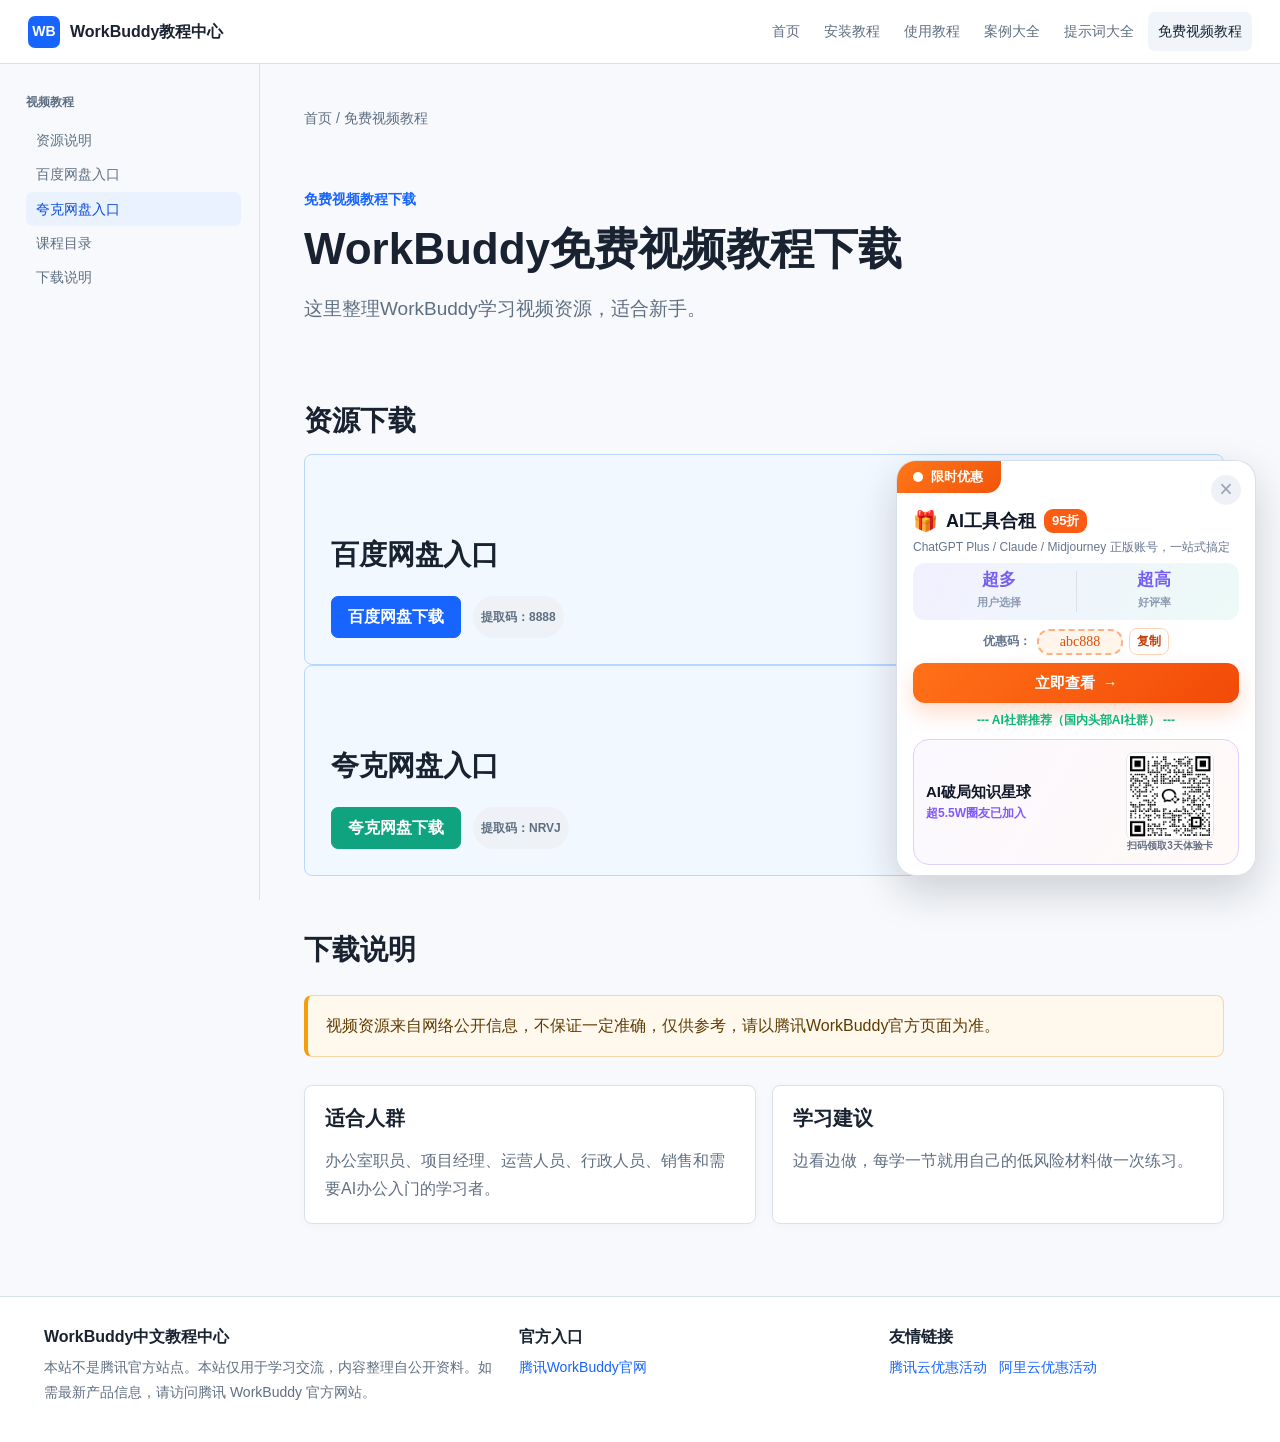
<file: workbuddy/download/index.html>
﻿<!doctype html>
<html lang="zh-CN">
<head>
  <meta charset="utf-8">
  <meta name="viewport" content="width=device-width, initial-scale=1">
  <title>WorkBuddy免费视频教程下载</title>
  <meta name="description" content="WorkBuddy免费视频教程下载页面，提供百度网盘和夸克网盘入口预留，整理安装、入门、案例和提示词学习资源。">
  <meta name="keywords" content="WorkBuddy免费视频教程,WorkBuddy教程下载,WorkBuddy入门指南,WorkBuddy安装教程,WorkBuddy使用方法">
  <link rel="canonical" href="https://example.com/workbuddy/download/">
  <meta property="og:type" content="article">
  <meta property="og:title" content="WorkBuddy免费视频教程下载">
  <meta property="og:description" content="领取WorkBuddy学习视频资源，支持百度网盘和夸克网盘入口预留。">
  <meta property="og:url" content="https://example.com/workbuddy/download/">
  <meta property="og:locale" content="zh_CN">
  <link rel="stylesheet" href="../style.css">
  <script type="application/ld+json">
  {"@context":"https://schema.org","@graph":[{"@type":"Organization","name":"WorkBuddy中文教程中心","url":"https://example.com/workbuddy/","sameAs":["https://cloud.tencent.com/product/workbuddy"]},{"@type":"Article","headline":"WorkBuddy免费视频教程下载","description":"WorkBuddy学习视频资源下载入口。","inLanguage":"zh-CN","author":{"@type":"Organization","name":"WorkBuddy中文教程中心"},"publisher":{"@type":"Organization","name":"WorkBuddy中文教程中心"}},{"@type":"BreadcrumbList","itemListElement":[{"@type":"ListItem","position":1,"name":"首页","item":"https://example.com/workbuddy/"},{"@type":"ListItem","position":2,"name":"免费视频教程","item":"https://example.com/workbuddy/download/"}]},{"@type":"FAQPage","mainEntity":[{"@type":"Question","name":"WorkBuddy免费视频教程包含什么？","acceptedAnswer":{"@type":"Answer","text":"包含安装入门、基础操作、办公案例、提示词写法和常见问题等学习内容。"}}]}]}
  </script>
</head>
<body>
  <a class="skip-link" href="#main">跳到正文</a>
  <header class="topbar"><a class="brand" href="../index.html"><span class="brand-mark">WB</span><span>WorkBuddy教程中心</span></a><nav class="topnav"><a href="../index.html">首页</a><a href="../install/index.html">安装教程</a><a href="../tutorial/index.html">使用教程</a><a href="../cases/index.html">案例大全</a><a href="../prompts/index.html">提示词大全</a><a href="../download/index.html" aria-current="page">免费视频教程</a></nav><button class="menu-button" type="button" data-menu-button aria-label="打开目录" aria-expanded="false"><span class="menu-icon"></span></button></header>
  <div class="layout"><aside class="sidebar" data-sidebar><p class="sidebar-title">视频教程</p><a href="#intro">资源说明</a><a href="#baidu">百度网盘入口</a><a href="#quark">夸克网盘入口</a><a href="#catalog">课程目录</a><a href="#notice">下载说明</a></aside><div class="overlay" data-overlay></div>
    <main id="main" class="content"><article class="doc"><nav class="breadcrumb"><a href="../index.html">首页</a> / 免费视频教程</nav><section class="hero"><p class="eyebrow">免费视频教程下载</p><h1>WorkBuddy免费视频教程下载</h1><p class="lead">这里整理WorkBuddy学习视频资源，适合新手。</p></section>

      <section id="intro"><h2>资源下载</h2><p></p></section>

      <section id="baidu" class="download-panel"><h2>百度网盘入口</h2><p></p><div class="button-row"><a class="button primary" href="https://pan.baidu.com/s/1zEV30eDZTN4-HdV41kFYIg?pwd=8888"  target="_blank"  aria-label="百度网盘链接预留">百度网盘下载</a><span class="tag">提取码：8888</span></div></section>

      <section id="quark" class="download-panel"><h2>夸克网盘入口</h2><p></p><div class="button-row"><a class="button accent" href="https://pan.quark.cn/s/52a02f3f0d39?pwd=NRVJ"  target="_blank" aria-label="夸克网盘链接预留">夸克网盘下载</a><span class="tag">提取码：NRVJ</span></div></section>

     

      <section id="notice"><h2>下载说明</h2><div class="notice">视频资源来自网络公开信息，不保证一定准确，仅供参考，请以腾讯WorkBuddy官方页面为准。</div><div class="grid cols-2"><div class="card"><h3>适合人群</h3><p>办公室职员、项目经理、运营人员、行政人员、销售和需要AI办公入门的学习者。</p></div><div class="card"><h3>学习建议</h3><p>边看边做，每学一节就用自己的低风险材料做一次练习。</p></div></div></section>
    </article></main></div>
  <footer class="footer"><div class="footer-inner"><section><h2>WorkBuddy中文教程中心</h2><p>本站不是腾讯官方站点。本站仅用于学习交流，内容整理自公开资料。如需最新产品信息，请访问腾讯 WorkBuddy 官方网站。</p></section><section><h3>官方入口</h3><a href="https://cloud.tencent.com/product/workbuddy" target="_blank" rel="noopener">腾讯WorkBuddy官网</a></section><section><h3>友情链接</h3><a href="https://curl.qcloud.com/9fsPg7Re" target="_blank" rel="noopener">腾讯云优惠活动</a><a href="https://www.aliyun.com/minisite/goods?userCode=xbifxhv7" target="_blank" rel="noopener">阿里云优惠活动</a></section></div></footer><script src="../popup-config.js" defer></script><script src="../script.js" defer></script>
</body>
</html>
</file>
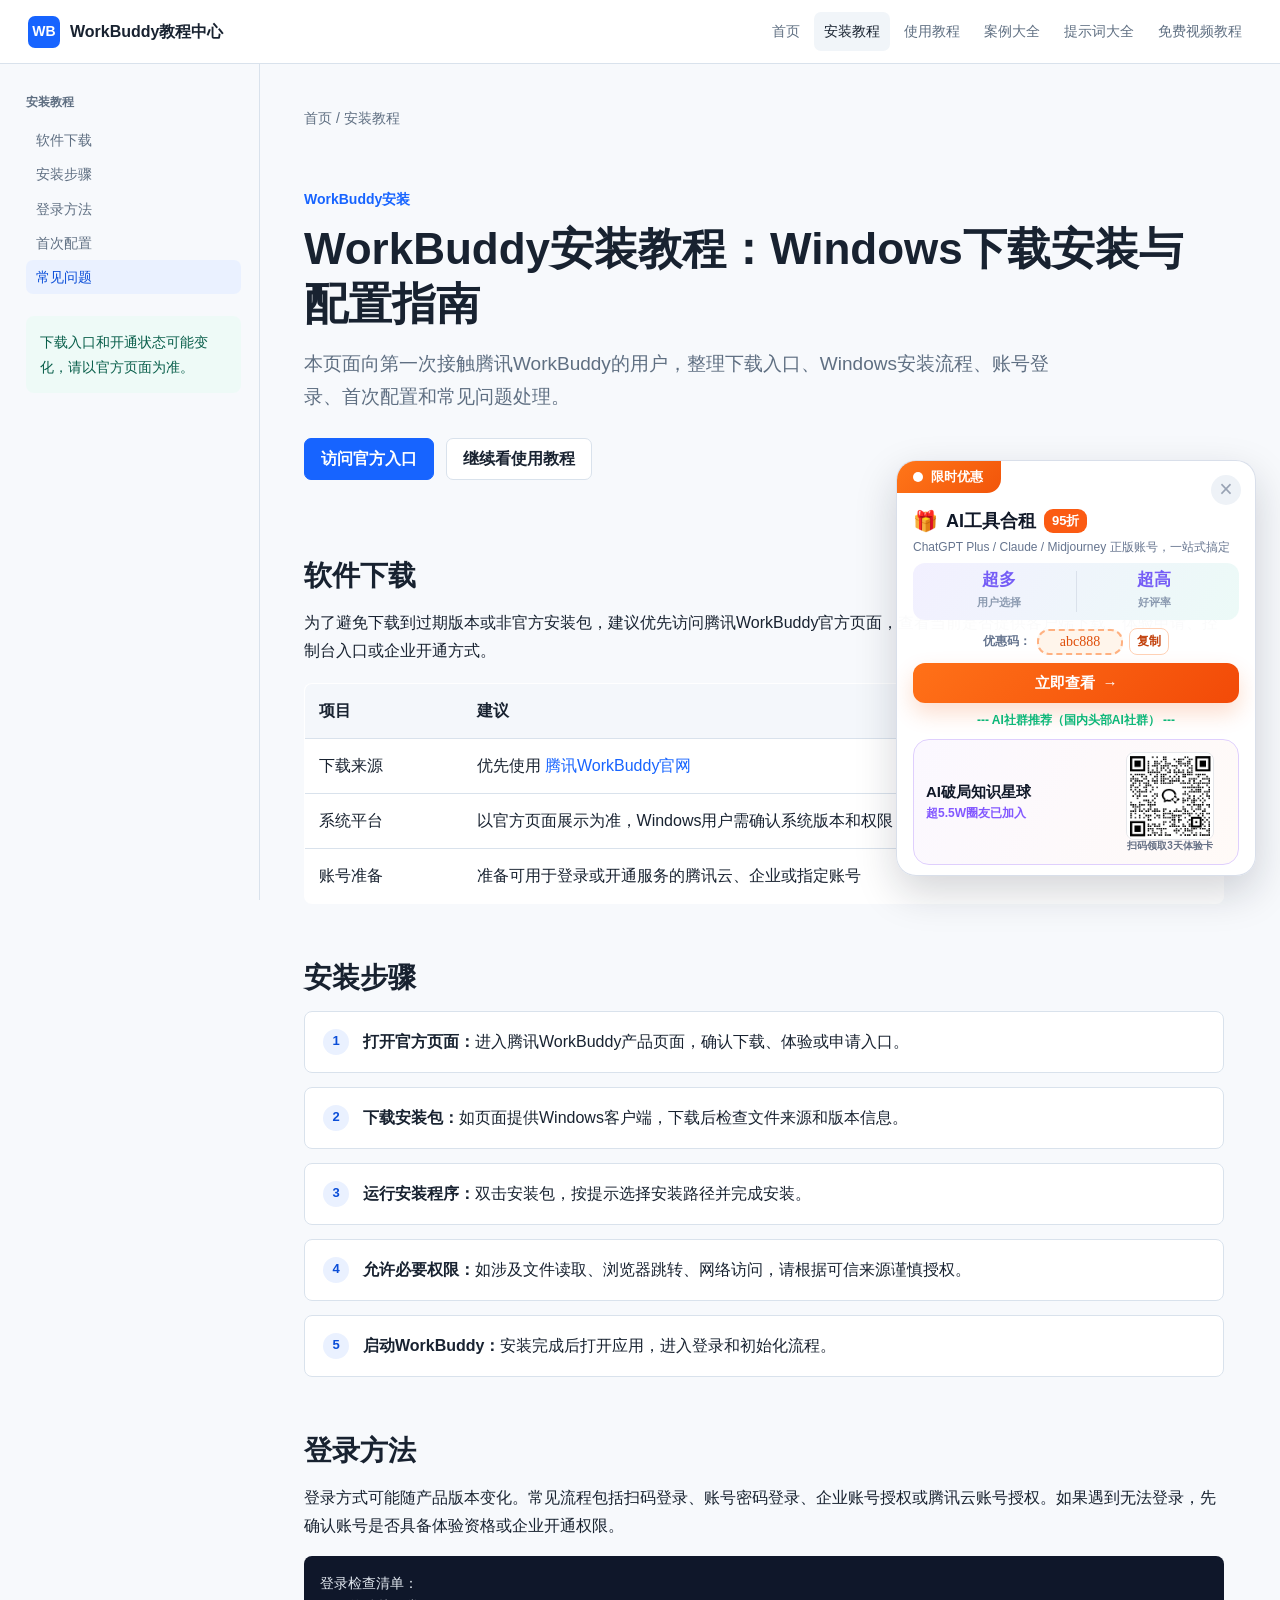
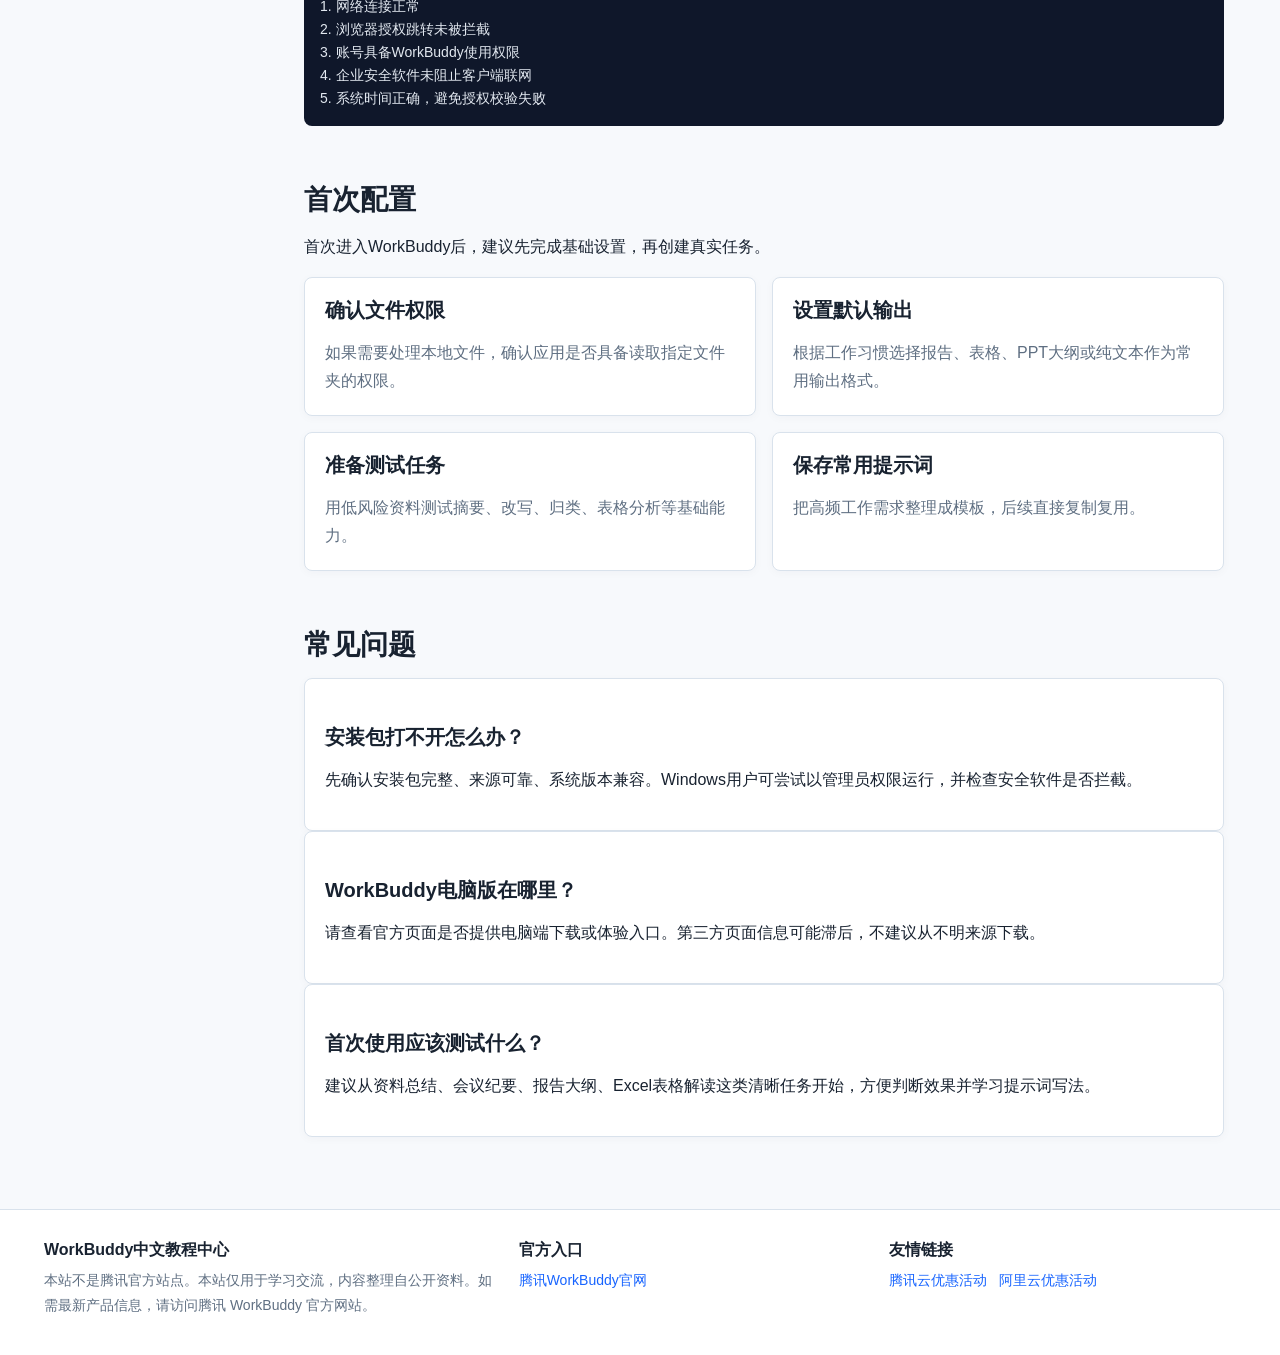
<file: workbuddy/install/index.html>
﻿<!doctype html>
<html lang="zh-CN">
<head>
  <meta charset="utf-8">
  <meta name="viewport" content="width=device-width, initial-scale=1">
  <title>WorkBuddy安装教程：Windows下载安装与配置指南</title>
  <meta name="description" content="WorkBuddy安装教程，介绍腾讯WorkBuddy下载入口、Windows安装步骤、登录方法、首次配置和常见问题。">
  <meta name="keywords" content="WorkBuddy安装,WorkBuddy下载,WorkBuddy电脑版,WorkBuddy安装教程,腾讯WorkBuddy">
  <link rel="canonical" href="https://example.com/workbuddy/install/">
  <meta property="og:type" content="article">
  <meta property="og:title" content="WorkBuddy安装教程：Windows下载安装与配置指南">
  <meta property="og:description" content="从下载安装到首次配置，适合新手的WorkBuddy安装指南。">
  <meta property="og:url" content="https://example.com/workbuddy/install/">
  <meta property="og:locale" content="zh_CN">
  <link rel="stylesheet" href="../style.css">
  <script type="application/ld+json">
  {"@context":"https://schema.org","@graph":[{"@type":"Organization","name":"WorkBuddy中文教程中心","url":"https://example.com/workbuddy/","sameAs":["https://cloud.tencent.com/product/workbuddy"]},{"@type":"Article","headline":"WorkBuddy安装教程：Windows下载安装与配置指南","description":"WorkBuddy下载、安装、登录、首次配置和常见问题。","inLanguage":"zh-CN","author":{"@type":"Organization","name":"WorkBuddy中文教程中心"},"publisher":{"@type":"Organization","name":"WorkBuddy中文教程中心"}},{"@type":"BreadcrumbList","itemListElement":[{"@type":"ListItem","position":1,"name":"首页","item":"https://example.com/workbuddy/"},{"@type":"ListItem","position":2,"name":"安装教程","item":"https://example.com/workbuddy/install/"}]},{"@type":"FAQPage","mainEntity":[{"@type":"Question","name":"WorkBuddy在哪里下载？","acceptedAnswer":{"@type":"Answer","text":"建议从腾讯WorkBuddy官方网站获取最新下载和开通入口。"}},{"@type":"Question","name":"安装后无法登录怎么办？","acceptedAnswer":{"@type":"Answer","text":"可检查网络、账号权限、浏览器授权跳转和企业安全策略，仍无法解决时以官方帮助信息为准。"}}]}]}
  </script>
</head>
<body>
  <a class="skip-link" href="#main">跳到正文</a>
  <header class="topbar">
    <a class="brand" href="../index.html"><span class="brand-mark">WB</span><span>WorkBuddy教程中心</span></a>
    <nav class="topnav" aria-label="主导航">
      <a href="../index.html">首页</a><a href="../install/index.html" aria-current="page">安装教程</a><a href="../tutorial/index.html">使用教程</a><a href="../cases/index.html">案例大全</a><a href="../prompts/index.html">提示词大全</a><a href="../download/index.html">免费视频教程</a>
    </nav>
    <button class="menu-button" type="button" data-menu-button aria-label="打开目录" aria-expanded="false"><span class="menu-icon"></span></button>
  </header>
  <div class="layout">
    <aside class="sidebar" data-sidebar>
      <p class="sidebar-title">安装教程</p>
      <a href="#download">软件下载</a>
      <a href="#steps">安装步骤</a>
      <a href="#login">登录方法</a>
      <a href="#config">首次配置</a>
      <a href="#faq">常见问题</a>
      <div class="toc-note">下载入口和开通状态可能变化，请以官方页面为准。</div>
    </aside>
    <div class="overlay" data-overlay></div>
    <main id="main" class="content">
      <article class="doc">
        <nav class="breadcrumb"><a href="../index.html">首页</a> / 安装教程</nav>
        <section class="hero">
          <p class="eyebrow">WorkBuddy安装</p>
          <h1>WorkBuddy安装教程：Windows下载安装与配置指南</h1>
          <p class="lead">本页面向第一次接触腾讯WorkBuddy的用户，整理下载入口、Windows安装流程、账号登录、首次配置和常见问题处理。</p>
          <div class="hero-actions"><a class="button primary" href="https://cloud.tencent.com/product/workbuddy" target="_blank" rel="noopener">访问官方入口</a><a class="button" href="../tutorial/index.html">继续看使用教程</a></div>
        </section>

        <section id="download">
          <h2>软件下载</h2>
          <p>为了避免下载到过期版本或非官方安装包，建议优先访问腾讯WorkBuddy官方页面，查看当前是否提供客户端下载、体验申请、控制台入口或企业开通方式。</p>
          <table class="data-table">
            <thead><tr><th>项目</th><th>建议</th></tr></thead>
            <tbody>
              <tr><td>下载来源</td><td>优先使用 <a href="https://cloud.tencent.com/product/workbuddy" target="_blank" rel="noopener">腾讯WorkBuddy官网</a></td></tr>
              <tr><td>系统平台</td><td>以官方页面展示为准，Windows用户需确认系统版本和权限</td></tr>
              <tr><td>账号准备</td><td>准备可用于登录或开通服务的腾讯云、企业或指定账号</td></tr>
            </tbody>
          </table>
        </section>

        <section id="steps">
          <h2>安装步骤</h2>
          <ol class="step-list">
            <li><strong>打开官方页面：</strong>进入腾讯WorkBuddy产品页面，确认下载、体验或申请入口。</li>
            <li><strong>下载安装包：</strong>如页面提供Windows客户端，下载后检查文件来源和版本信息。</li>
            <li><strong>运行安装程序：</strong>双击安装包，按提示选择安装路径并完成安装。</li>
            <li><strong>允许必要权限：</strong>如涉及文件读取、浏览器跳转、网络访问，请根据可信来源谨慎授权。</li>
            <li><strong>启动WorkBuddy：</strong>安装完成后打开应用，进入登录和初始化流程。</li>
          </ol>
        </section>

        <section id="login">
          <h2>登录方法</h2>
          <p>登录方式可能随产品版本变化。常见流程包括扫码登录、账号密码登录、企业账号授权或腾讯云账号授权。如果遇到无法登录，先确认账号是否具备体验资格或企业开通权限。</p>
          <div class="code-block">登录检查清单：
1. 网络连接正常
2. 浏览器授权跳转未被拦截
3. 账号具备WorkBuddy使用权限
4. 企业安全软件未阻止客户端联网
5. 系统时间正确，避免授权校验失败</div>
        </section>

        <section id="config">
          <h2>首次配置</h2>
          <p>首次进入WorkBuddy后，建议先完成基础设置，再创建真实任务。</p>
          <div class="grid cols-2">
            <div class="card"><h3>确认文件权限</h3><p>如果需要处理本地文件，确认应用是否具备读取指定文件夹的权限。</p></div>
            <div class="card"><h3>设置默认输出</h3><p>根据工作习惯选择报告、表格、PPT大纲或纯文本作为常用输出格式。</p></div>
            <div class="card"><h3>准备测试任务</h3><p>用低风险资料测试摘要、改写、归类、表格分析等基础能力。</p></div>
            <div class="card"><h3>保存常用提示词</h3><p>把高频工作需求整理成模板，后续直接复制复用。</p></div>
          </div>
        </section>

        <section id="faq">
          <h2>常见问题</h2>
          <div class="faq-item"><h3>安装包打不开怎么办？</h3><p>先确认安装包完整、来源可靠、系统版本兼容。Windows用户可尝试以管理员权限运行，并检查安全软件是否拦截。</p></div>
          <div class="faq-item"><h3>WorkBuddy电脑版在哪里？</h3><p>请查看官方页面是否提供电脑端下载或体验入口。第三方页面信息可能滞后，不建议从不明来源下载。</p></div>
          <div class="faq-item"><h3>首次使用应该测试什么？</h3><p>建议从资料总结、会议纪要、报告大纲、Excel表格解读这类清晰任务开始，方便判断效果并学习提示词写法。</p></div>
        </section>
      </article>
    </main>
  </div>
  <footer class="footer"><div class="footer-inner"><section><h2>WorkBuddy中文教程中心</h2><p>本站不是腾讯官方站点。本站仅用于学习交流，内容整理自公开资料。如需最新产品信息，请访问腾讯 WorkBuddy 官方网站。</p></section><section><h3>官方入口</h3><a href="https://cloud.tencent.com/product/workbuddy" target="_blank" rel="noopener">腾讯WorkBuddy官网</a></section><section><h3>友情链接</h3><a href="https://curl.qcloud.com/9fsPg7Re" target="_blank" rel="noopener">腾讯云优惠活动</a><a href="https://www.aliyun.com/minisite/goods?userCode=xbifxhv7" target="_blank" rel="noopener">阿里云优惠活动</a></section></div></footer>
  <script src="../popup-config.js" defer></script>
  <script src="../script.js" defer></script>
</body>
</html>
</file>
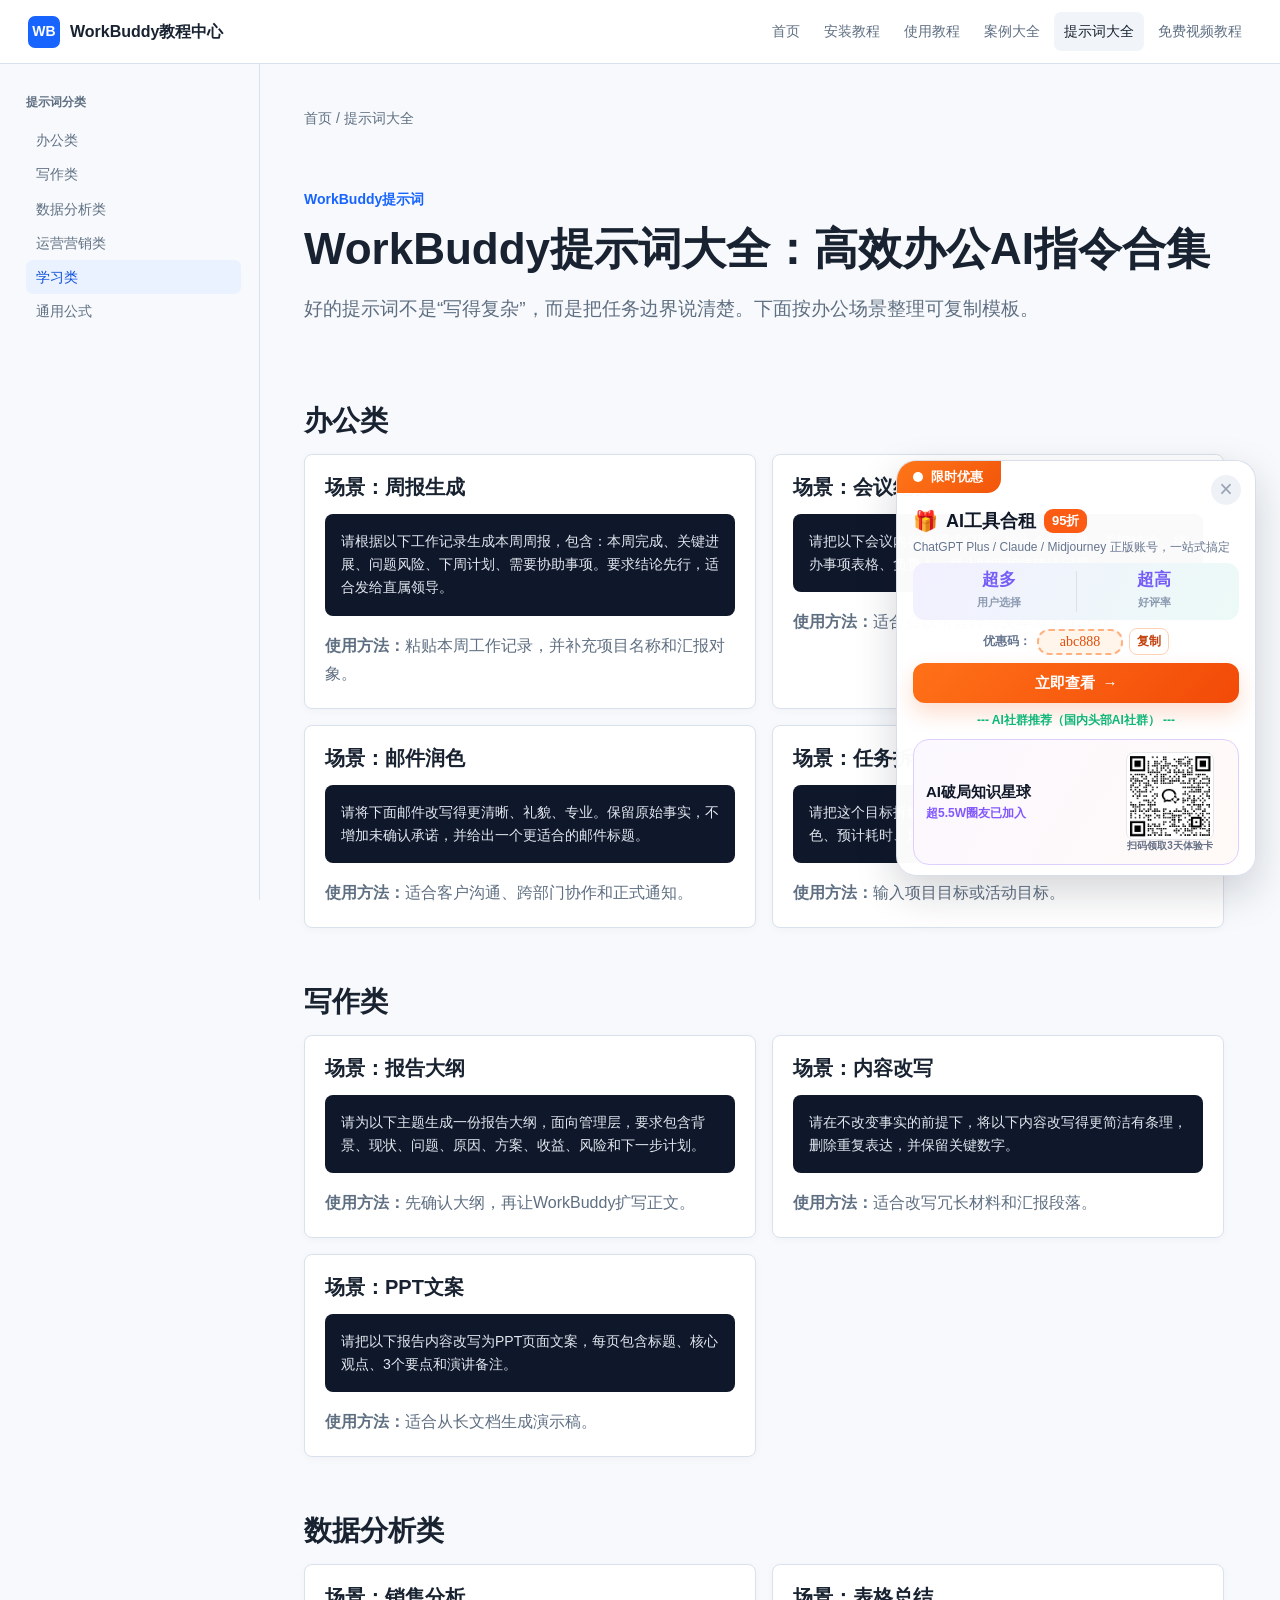
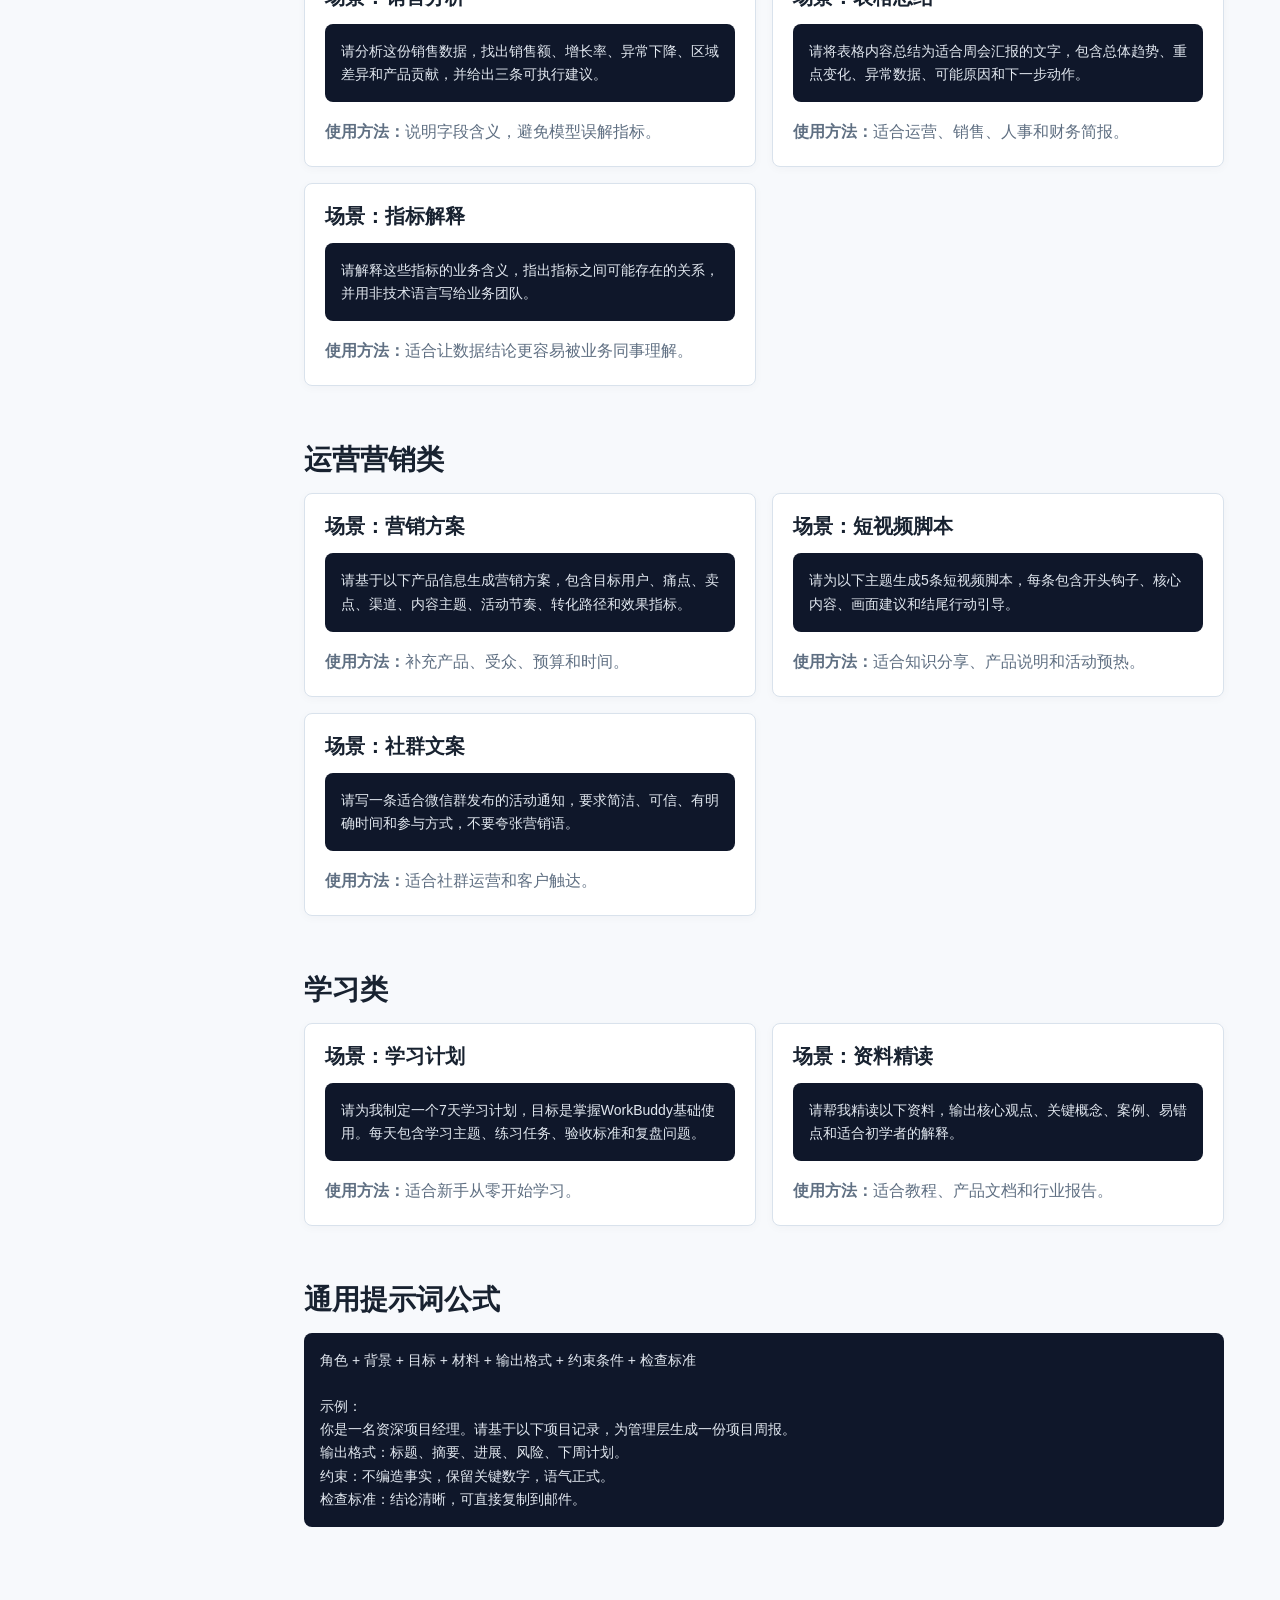
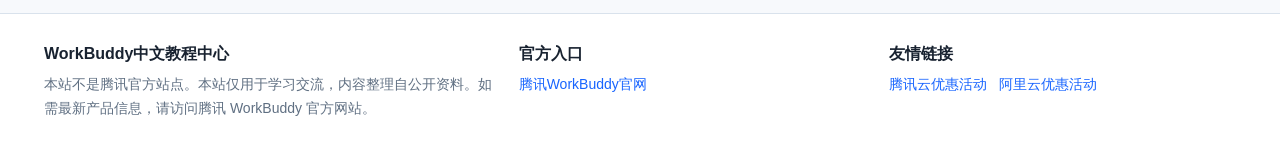
<file: workbuddy/prompts/index.html>
﻿<!doctype html>
<html lang="zh-CN">
<head>
  <meta charset="utf-8">
  <meta name="viewport" content="width=device-width, initial-scale=1">
  <title>WorkBuddy提示词大全：高效办公AI指令合集</title>
  <meta name="description" content="WorkBuddy提示词大全，整理办公、写作、数据分析、运营营销和学习场景的高效AI指令模板。">
  <meta name="keywords" content="WorkBuddy提示词,WorkBuddy教程,WorkBuddy使用方法,WorkBuddy AI办公助手,WorkBuddy怎么用">
  <link rel="canonical" href="https://example.com/workbuddy/prompts/">
  <meta property="og:type" content="article">
  <meta property="og:title" content="WorkBuddy提示词大全：高效办公AI指令合集">
  <meta property="og:description" content="复制即用的WorkBuddy办公提示词模板。">
  <meta property="og:url" content="https://example.com/workbuddy/prompts/">
  <meta property="og:locale" content="zh_CN">
  <link rel="stylesheet" href="../style.css">
  <script type="application/ld+json">
  {"@context":"https://schema.org","@graph":[{"@type":"Organization","name":"WorkBuddy中文教程中心","url":"https://example.com/workbuddy/","sameAs":["https://cloud.tencent.com/product/workbuddy"]},{"@type":"Article","headline":"WorkBuddy提示词大全：高效办公AI指令合集","description":"办公、写作、数据分析、运营营销、学习类WorkBuddy提示词。","inLanguage":"zh-CN","author":{"@type":"Organization","name":"WorkBuddy中文教程中心"},"publisher":{"@type":"Organization","name":"WorkBuddy中文教程中心"}},{"@type":"BreadcrumbList","itemListElement":[{"@type":"ListItem","position":1,"name":"首页","item":"https://example.com/workbuddy/"},{"@type":"ListItem","position":2,"name":"提示词大全","item":"https://example.com/workbuddy/prompts/"}]},{"@type":"FAQPage","mainEntity":[{"@type":"Question","name":"WorkBuddy提示词怎么写？","acceptedAnswer":{"@type":"Answer","text":"建议包含任务背景、目标、输入材料、输出格式、限制条件和检查标准。"}}]}]}
  </script>
</head>
<body>
  <a class="skip-link" href="#main">跳到正文</a>
  <header class="topbar"><a class="brand" href="../index.html"><span class="brand-mark">WB</span><span>WorkBuddy教程中心</span></a><nav class="topnav"><a href="../index.html">首页</a><a href="../install/index.html">安装教程</a><a href="../tutorial/index.html">使用教程</a><a href="../cases/index.html">案例大全</a><a href="../prompts/index.html" aria-current="page">提示词大全</a><a href="../download/index.html">免费视频教程</a></nav><button class="menu-button" type="button" data-menu-button aria-label="打开目录" aria-expanded="false"><span class="menu-icon"></span></button></header>
  <div class="layout"><aside class="sidebar" data-sidebar><p class="sidebar-title">提示词分类</p><a href="#office">办公类</a><a href="#writing">写作类</a><a href="#data">数据分析类</a><a href="#marketing">运营营销类</a><a href="#study">学习类</a><a href="#formula">通用公式</a></aside><div class="overlay" data-overlay></div>
    <main id="main" class="content"><article class="doc"><nav class="breadcrumb"><a href="../index.html">首页</a> / 提示词大全</nav><section class="hero"><p class="eyebrow">WorkBuddy提示词</p><h1>WorkBuddy提示词大全：高效办公AI指令合集</h1><p class="lead">好的提示词不是“写得复杂”，而是把任务边界说清楚。下面按办公场景整理可复制模板。</p></section>

      <section id="office"><h2>办公类</h2><div class="grid cols-2">
        <div class="prompt-card"><h3>场景：周报生成</h3><div class="code-block">请根据以下工作记录生成本周周报，包含：本周完成、关键进展、问题风险、下周计划、需要协助事项。要求结论先行，适合发给直属领导。</div><p><strong>使用方法：</strong>粘贴本周工作记录，并补充项目名称和汇报对象。</p></div>
        <div class="prompt-card"><h3>场景：会议纪要</h3><div class="code-block">请把以下会议内容整理成纪要，输出会议主题、关键结论、待办事项表格、负责人、截止时间和待确认问题。</div><p><strong>使用方法：</strong>适合会议录音转写文本或人工记录。</p></div>
        <div class="prompt-card"><h3>场景：邮件润色</h3><div class="code-block">请将下面邮件改写得更清晰、礼貌、专业。保留原始事实，不增加未确认承诺，并给出一个更适合的邮件标题。</div><p><strong>使用方法：</strong>适合客户沟通、跨部门协作和正式通知。</p></div>
        <div class="prompt-card"><h3>场景：任务拆解</h3><div class="code-block">请把这个目标拆解成可执行计划，输出阶段、任务、负责人角色、预计耗时、风险和验收标准。</div><p><strong>使用方法：</strong>输入项目目标或活动目标。</p></div>
      </div></section>

      <section id="writing"><h2>写作类</h2><div class="grid cols-2">
        <div class="prompt-card"><h3>场景：报告大纲</h3><div class="code-block">请为以下主题生成一份报告大纲，面向管理层，要求包含背景、现状、问题、原因、方案、收益、风险和下一步计划。</div><p><strong>使用方法：</strong>先确认大纲，再让WorkBuddy扩写正文。</p></div>
        <div class="prompt-card"><h3>场景：内容改写</h3><div class="code-block">请在不改变事实的前提下，将以下内容改写得更简洁有条理，删除重复表达，并保留关键数字。</div><p><strong>使用方法：</strong>适合改写冗长材料和汇报段落。</p></div>
        <div class="prompt-card"><h3>场景：PPT文案</h3><div class="code-block">请把以下报告内容改写为PPT页面文案，每页包含标题、核心观点、3个要点和演讲备注。</div><p><strong>使用方法：</strong>适合从长文档生成演示稿。</p></div>
      </div></section>

      <section id="data"><h2>数据分析类</h2><div class="grid cols-2">
        <div class="prompt-card"><h3>场景：销售分析</h3><div class="code-block">请分析这份销售数据，找出销售额、增长率、异常下降、区域差异和产品贡献，并给出三条可执行建议。</div><p><strong>使用方法：</strong>说明字段含义，避免模型误解指标。</p></div>
        <div class="prompt-card"><h3>场景：表格总结</h3><div class="code-block">请将表格内容总结为适合周会汇报的文字，包含总体趋势、重点变化、异常数据、可能原因和下一步动作。</div><p><strong>使用方法：</strong>适合运营、销售、人事和财务简报。</p></div>
        <div class="prompt-card"><h3>场景：指标解释</h3><div class="code-block">请解释这些指标的业务含义，指出指标之间可能存在的关系，并用非技术语言写给业务团队。</div><p><strong>使用方法：</strong>适合让数据结论更容易被业务同事理解。</p></div>
      </div></section>

      <section id="marketing"><h2>运营营销类</h2><div class="grid cols-2">
        <div class="prompt-card"><h3>场景：营销方案</h3><div class="code-block">请基于以下产品信息生成营销方案，包含目标用户、痛点、卖点、渠道、内容主题、活动节奏、转化路径和效果指标。</div><p><strong>使用方法：</strong>补充产品、受众、预算和时间。</p></div>
        <div class="prompt-card"><h3>场景：短视频脚本</h3><div class="code-block">请为以下主题生成5条短视频脚本，每条包含开头钩子、核心内容、画面建议和结尾行动引导。</div><p><strong>使用方法：</strong>适合知识分享、产品说明和活动预热。</p></div>
        <div class="prompt-card"><h3>场景：社群文案</h3><div class="code-block">请写一条适合微信群发布的活动通知，要求简洁、可信、有明确时间和参与方式，不要夸张营销语。</div><p><strong>使用方法：</strong>适合社群运营和客户触达。</p></div>
      </div></section>

      <section id="study"><h2>学习类</h2><div class="grid cols-2">
        <div class="prompt-card"><h3>场景：学习计划</h3><div class="code-block">请为我制定一个7天学习计划，目标是掌握WorkBuddy基础使用。每天包含学习主题、练习任务、验收标准和复盘问题。</div><p><strong>使用方法：</strong>适合新手从零开始学习。</p></div>
        <div class="prompt-card"><h3>场景：资料精读</h3><div class="code-block">请帮我精读以下资料，输出核心观点、关键概念、案例、易错点和适合初学者的解释。</div><p><strong>使用方法：</strong>适合教程、产品文档和行业报告。</p></div>
      </div></section>

      <section id="formula"><h2>通用提示词公式</h2><div class="code-block">角色 + 背景 + 目标 + 材料 + 输出格式 + 约束条件 + 检查标准

示例：
你是一名资深项目经理。请基于以下项目记录，为管理层生成一份项目周报。
输出格式：标题、摘要、进展、风险、下周计划。
约束：不编造事实，保留关键数字，语气正式。
检查标准：结论清晰，可直接复制到邮件。</div></section>
    </article></main></div>
  <footer class="footer"><div class="footer-inner"><section><h2>WorkBuddy中文教程中心</h2><p>本站不是腾讯官方站点。本站仅用于学习交流，内容整理自公开资料。如需最新产品信息，请访问腾讯 WorkBuddy 官方网站。</p></section><section><h3>官方入口</h3><a href="https://cloud.tencent.com/product/workbuddy" target="_blank" rel="noopener">腾讯WorkBuddy官网</a></section><section><h3>友情链接</h3><a href="https://curl.qcloud.com/9fsPg7Re" target="_blank" rel="noopener">腾讯云优惠活动</a><a href="https://www.aliyun.com/minisite/goods?userCode=xbifxhv7" target="_blank" rel="noopener">阿里云优惠活动</a></section></div></footer><script src="../popup-config.js" defer></script><script src="../script.js" defer></script>
</body>
</html>
</file>
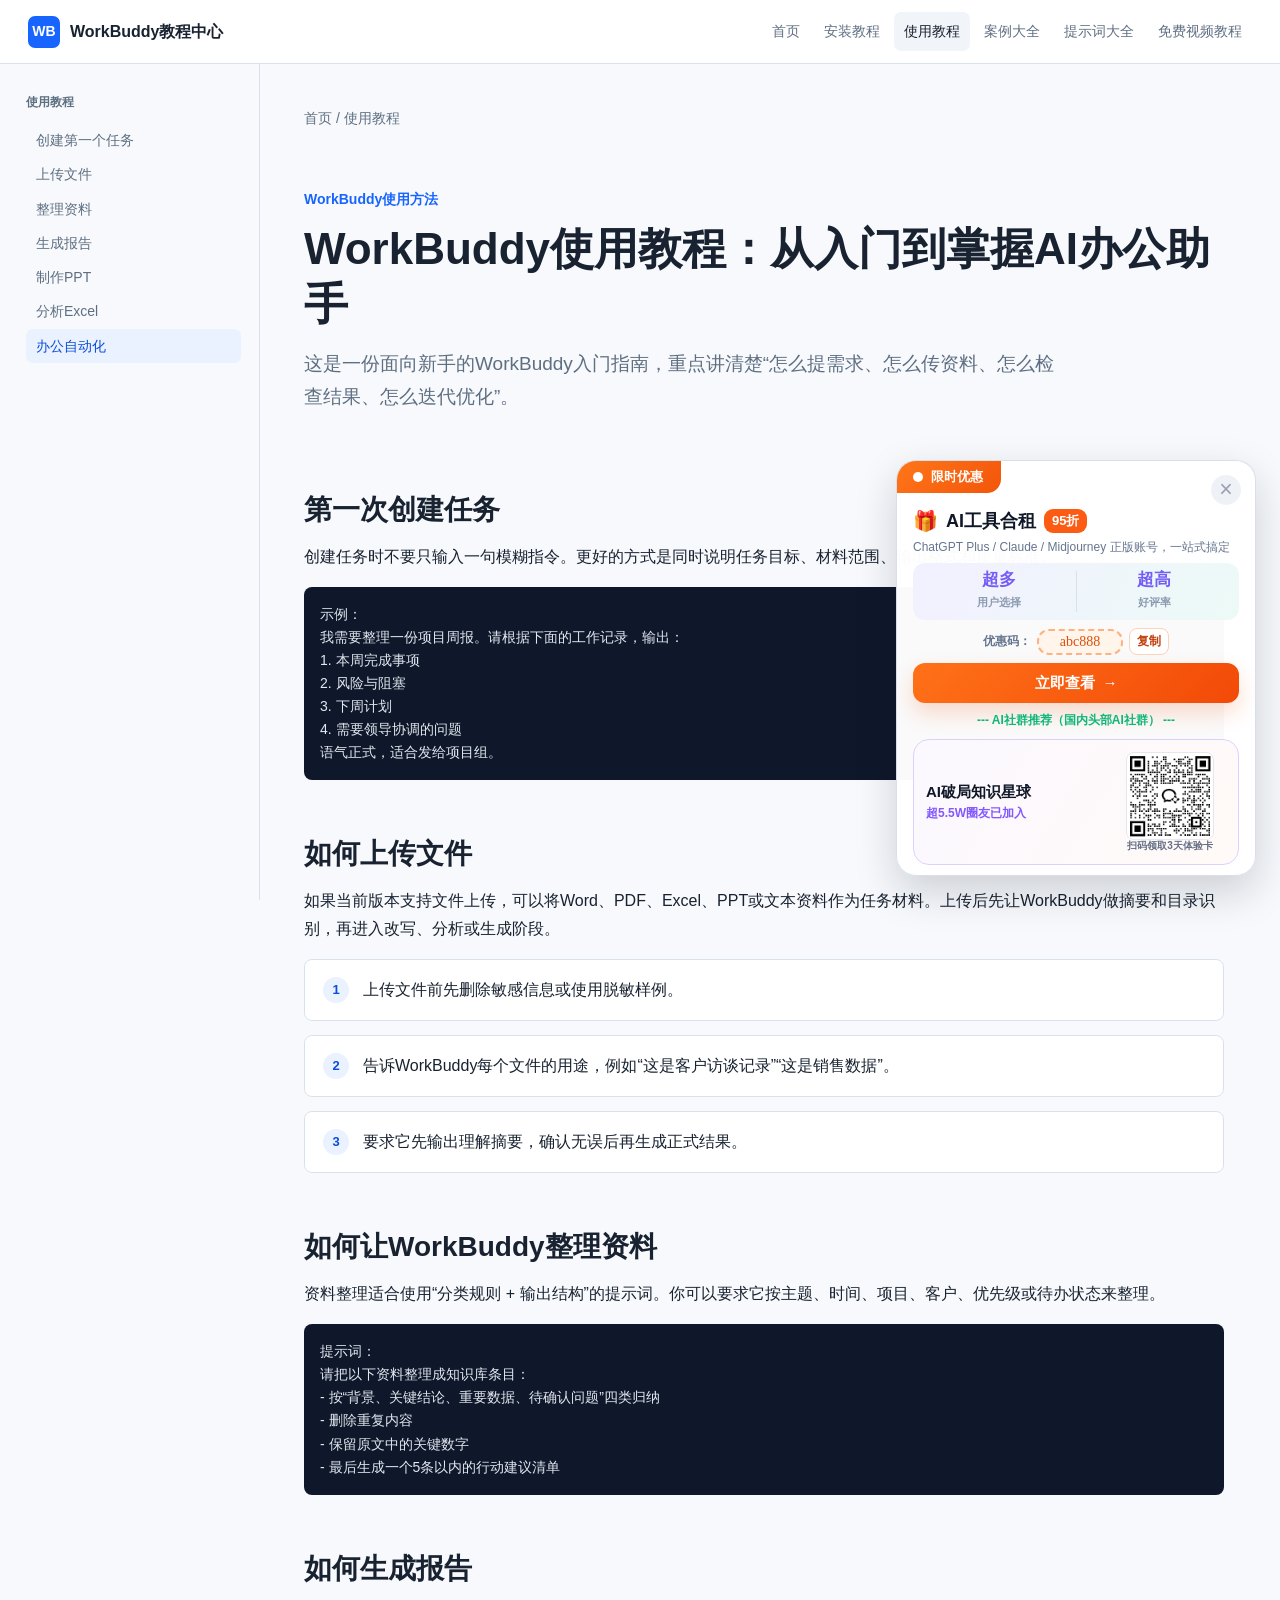
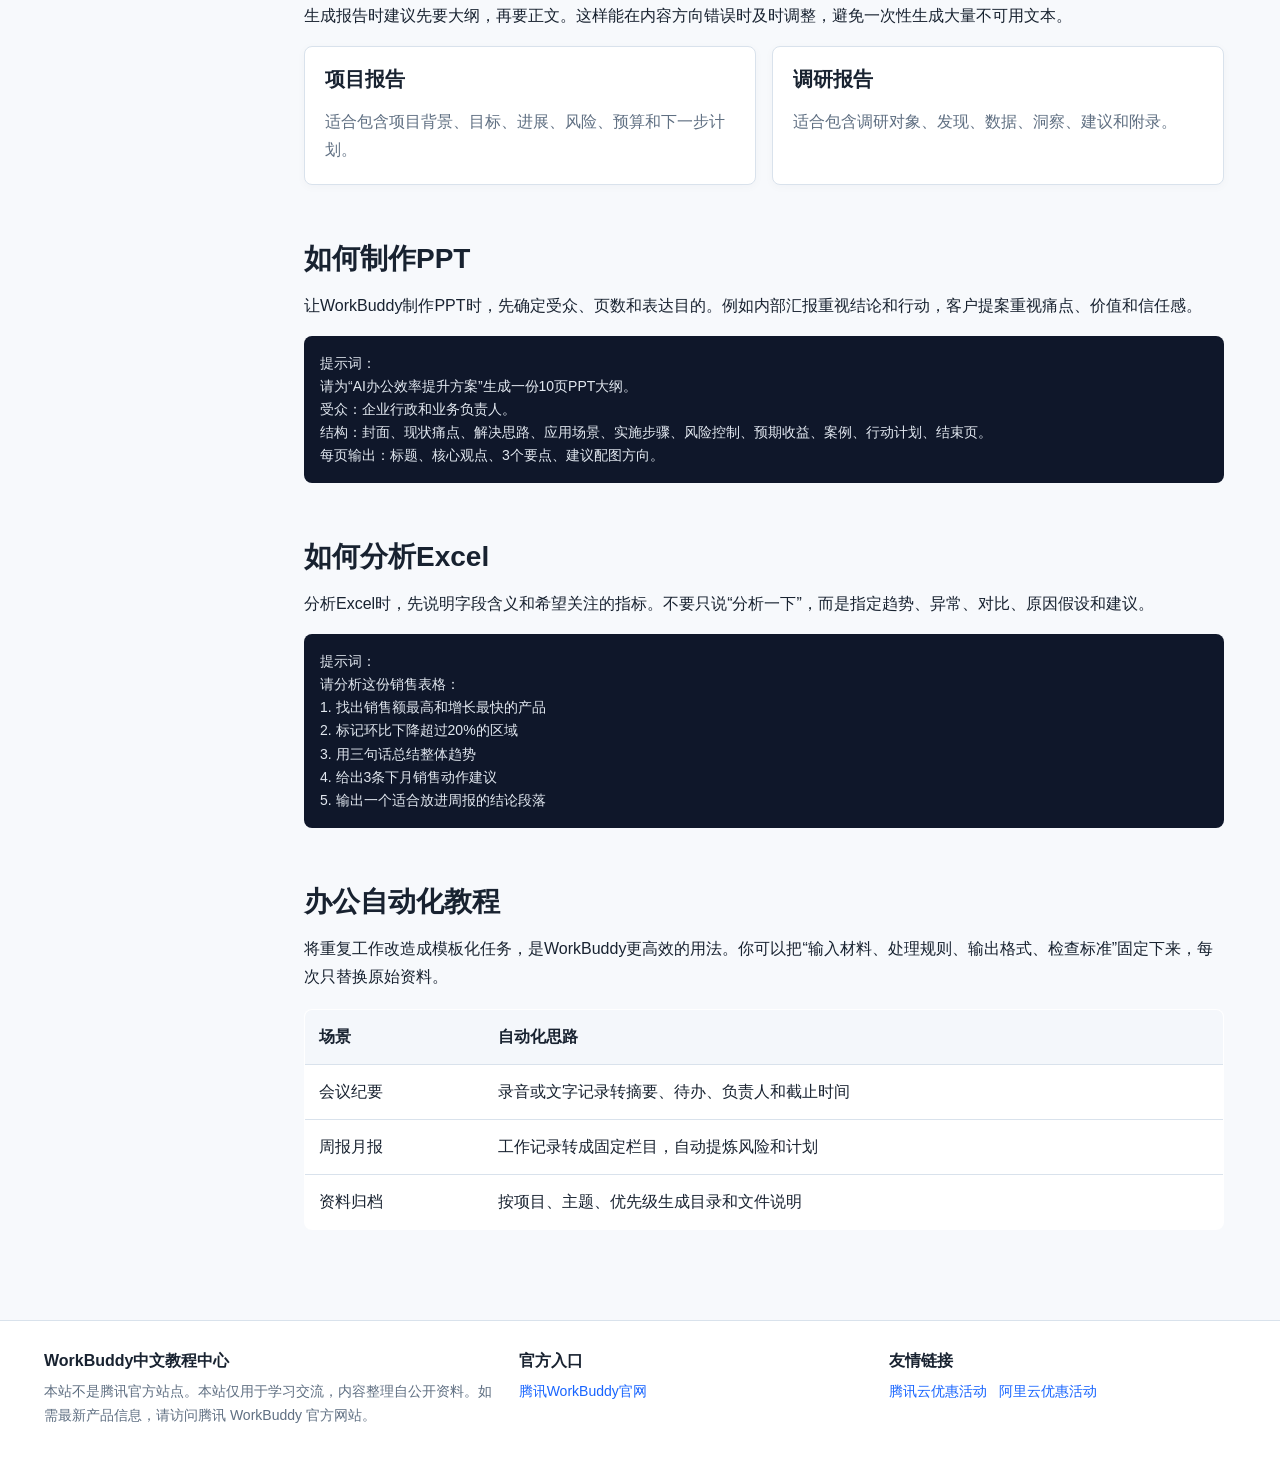
<file: workbuddy/tutorial/index.html>
﻿<!doctype html>
<html lang="zh-CN">
<head>
  <meta charset="utf-8">
  <meta name="viewport" content="width=device-width, initial-scale=1">
  <title>WorkBuddy使用教程：从入门到掌握AI办公助手</title>
  <meta name="description" content="WorkBuddy使用教程，讲解第一次创建任务、上传文件、整理资料、生成报告、制作PPT和分析Excel的方法。">
  <meta name="keywords" content="WorkBuddy教程,WorkBuddy怎么用,WorkBuddy使用方法,WorkBuddy入门指南,WorkBuddy AI办公助手">
  <link rel="canonical" href="https://example.com/workbuddy/tutorial/">
  <meta property="og:type" content="article">
  <meta property="og:title" content="WorkBuddy使用教程：从入门到掌握AI办公助手">
  <meta property="og:description" content="学习如何用WorkBuddy创建任务、处理文件、生成报告、制作PPT和分析Excel。">
  <meta property="og:url" content="https://example.com/workbuddy/tutorial/">
  <meta property="og:locale" content="zh_CN">
  <link rel="stylesheet" href="../style.css">
  <script type="application/ld+json">
  {"@context":"https://schema.org","@graph":[{"@type":"Organization","name":"WorkBuddy中文教程中心","url":"https://example.com/workbuddy/","sameAs":["https://cloud.tencent.com/product/workbuddy"]},{"@type":"Article","headline":"WorkBuddy使用教程：从入门到掌握AI办公助手","description":"WorkBuddy入门、上传文件、资料整理、报告生成、PPT制作和Excel分析教程。","inLanguage":"zh-CN","author":{"@type":"Organization","name":"WorkBuddy中文教程中心"},"publisher":{"@type":"Organization","name":"WorkBuddy中文教程中心"}},{"@type":"BreadcrumbList","itemListElement":[{"@type":"ListItem","position":1,"name":"首页","item":"https://example.com/workbuddy/"},{"@type":"ListItem","position":2,"name":"使用教程","item":"https://example.com/workbuddy/tutorial/"}]},{"@type":"FAQPage","mainEntity":[{"@type":"Question","name":"WorkBuddy怎么创建第一个任务？","acceptedAnswer":{"@type":"Answer","text":"选择新建任务，输入目标、背景、材料和输出格式，再根据结果继续补充要求。"}},{"@type":"Question","name":"WorkBuddy可以分析Excel吗？","acceptedAnswer":{"@type":"Answer","text":"可围绕表格内容提炼趋势、异常、指标解释和下一步建议，具体能力以产品当前版本为准。"}}]}]}
  </script>
</head>
<body>
  <a class="skip-link" href="#main">跳到正文</a>
  <header class="topbar"><a class="brand" href="../index.html"><span class="brand-mark">WB</span><span>WorkBuddy教程中心</span></a><nav class="topnav"><a href="../index.html">首页</a><a href="../install/index.html">安装教程</a><a href="../tutorial/index.html" aria-current="page">使用教程</a><a href="../cases/index.html">案例大全</a><a href="../prompts/index.html">提示词大全</a><a href="../download/index.html">免费视频教程</a></nav><button class="menu-button" type="button" data-menu-button aria-label="打开目录" aria-expanded="false"><span class="menu-icon"></span></button></header>
  <div class="layout">
    <aside class="sidebar" data-sidebar><p class="sidebar-title">使用教程</p><a href="#first">创建第一个任务</a><a href="#upload">上传文件</a><a href="#organize">整理资料</a><a href="#report">生成报告</a><a href="#ppt">制作PPT</a><a href="#excel">分析Excel</a><a href="#automation">办公自动化</a></aside>
    <div class="overlay" data-overlay></div>
    <main id="main" class="content"><article class="doc">
      <nav class="breadcrumb"><a href="../index.html">首页</a> / 使用教程</nav>
      <section class="hero"><p class="eyebrow">WorkBuddy使用方法</p><h1>WorkBuddy使用教程：从入门到掌握AI办公助手</h1><p class="lead">这是一份面向新手的WorkBuddy入门指南，重点讲清楚“怎么提需求、怎么传资料、怎么检查结果、怎么迭代优化”。</p></section>

      <section id="first"><h2>第一次创建任务</h2><p>创建任务时不要只输入一句模糊指令。更好的方式是同时说明任务目标、材料范围、输出格式和质量标准。</p><div class="code-block">示例：
我需要整理一份项目周报。请根据下面的工作记录，输出：
1. 本周完成事项
2. 风险与阻塞
3. 下周计划
4. 需要领导协调的问题
语气正式，适合发给项目组。</div></section>

      <section id="upload"><h2>如何上传文件</h2><p>如果当前版本支持文件上传，可以将Word、PDF、Excel、PPT或文本资料作为任务材料。上传后先让WorkBuddy做摘要和目录识别，再进入改写、分析或生成阶段。</p><ol class="step-list"><li>上传文件前先删除敏感信息或使用脱敏样例。</li><li>告诉WorkBuddy每个文件的用途，例如“这是客户访谈记录”“这是销售数据”。</li><li>要求它先输出理解摘要，确认无误后再生成正式结果。</li></ol></section>

      <section id="organize"><h2>如何让WorkBuddy整理资料</h2><p>资料整理适合使用“分类规则 + 输出结构”的提示词。你可以要求它按主题、时间、项目、客户、优先级或待办状态来整理。</p><div class="code-block">提示词：
请把以下资料整理成知识库条目：
- 按“背景、关键结论、重要数据、待确认问题”四类归纳
- 删除重复内容
- 保留原文中的关键数字
- 最后生成一个5条以内的行动建议清单</div></section>

      <section id="report"><h2>如何生成报告</h2><p>生成报告时建议先要大纲，再要正文。这样能在内容方向错误时及时调整，避免一次性生成大量不可用文本。</p><div class="grid cols-2"><div class="card"><h3>项目报告</h3><p>适合包含项目背景、目标、进展、风险、预算和下一步计划。</p></div><div class="card"><h3>调研报告</h3><p>适合包含调研对象、发现、数据、洞察、建议和附录。</p></div></div></section>

      <section id="ppt"><h2>如何制作PPT</h2><p>让WorkBuddy制作PPT时，先确定受众、页数和表达目的。例如内部汇报重视结论和行动，客户提案重视痛点、价值和信任感。</p><div class="code-block">提示词：
请为“AI办公效率提升方案”生成一份10页PPT大纲。
受众：企业行政和业务负责人。
结构：封面、现状痛点、解决思路、应用场景、实施步骤、风险控制、预期收益、案例、行动计划、结束页。
每页输出：标题、核心观点、3个要点、建议配图方向。</div></section>

      <section id="excel"><h2>如何分析Excel</h2><p>分析Excel时，先说明字段含义和希望关注的指标。不要只说“分析一下”，而是指定趋势、异常、对比、原因假设和建议。</p><div class="code-block">提示词：
请分析这份销售表格：
1. 找出销售额最高和增长最快的产品
2. 标记环比下降超过20%的区域
3. 用三句话总结整体趋势
4. 给出3条下月销售动作建议
5. 输出一个适合放进周报的结论段落</div></section>

      <section id="automation"><h2>办公自动化教程</h2><p>将重复工作改造成模板化任务，是WorkBuddy更高效的用法。你可以把“输入材料、处理规则、输出格式、检查标准”固定下来，每次只替换原始资料。</p><table class="data-table"><thead><tr><th>场景</th><th>自动化思路</th></tr></thead><tbody><tr><td>会议纪要</td><td>录音或文字记录转摘要、待办、负责人和截止时间</td></tr><tr><td>周报月报</td><td>工作记录转成固定栏目，自动提炼风险和计划</td></tr><tr><td>资料归档</td><td>按项目、主题、优先级生成目录和文件说明</td></tr></tbody></table></section>
    </article></main>
  </div>
  <footer class="footer"><div class="footer-inner"><section><h2>WorkBuddy中文教程中心</h2><p>本站不是腾讯官方站点。本站仅用于学习交流，内容整理自公开资料。如需最新产品信息，请访问腾讯 WorkBuddy 官方网站。</p></section><section><h3>官方入口</h3><a href="https://cloud.tencent.com/product/workbuddy" target="_blank" rel="noopener">腾讯WorkBuddy官网</a></section><section><h3>友情链接</h3><a href="https://curl.qcloud.com/9fsPg7Re" target="_blank" rel="noopener">腾讯云优惠活动</a><a href="https://www.aliyun.com/minisite/goods?userCode=xbifxhv7" target="_blank" rel="noopener">阿里云优惠活动</a></section></div></footer>
  <script src="../popup-config.js" defer></script>
  <script src="../script.js" defer></script>
</body>
</html>
</file>
<file: workbuddy/style.css>
:root {
  --bg: #f7f9fc;
  --panel: #ffffff;
  --panel-soft: #f1f5f9;
  --text: #182230;
  --muted: #5f6f82;
  --line: #d9e2ec;
  --primary: #1764ff;
  --primary-dark: #0b4ed8;
  --accent: #10a37f;
  --warning: #b54708;
  --code: #0f172a;
  --shadow: 0 10px 30px rgba(24, 34, 48, 0.08);
  --radius: 8px;
  --sidebar: 260px;
}

* {
  box-sizing: border-box;
}

html {
  scroll-behavior: smooth;
}

body {
  margin: 0;
  color: var(--text);
  background: var(--bg);
  font-family: -apple-system, BlinkMacSystemFont, "Segoe UI", "PingFang SC", "Microsoft YaHei", Arial, sans-serif;
  font-size: 16px;
  line-height: 1.75;
}

a {
  color: var(--primary);
  text-decoration: none;
}

a:hover {
  color: var(--primary-dark);
  text-decoration: underline;
}

.skip-link {
  position: absolute;
  left: 12px;
  top: -48px;
  z-index: 1000;
  padding: 8px 12px;
  background: var(--text);
  color: #fff;
  border-radius: 6px;
}

.skip-link:focus {
  top: 12px;
}

.topbar {
  position: sticky;
  top: 0;
  z-index: 60;
  height: 64px;
  display: flex;
  align-items: center;
  gap: 18px;
  padding: 0 28px;
  background: rgba(255, 255, 255, 0.94);
  border-bottom: 1px solid var(--line);
  backdrop-filter: blur(12px);
}

.brand {
  display: flex;
  align-items: center;
  gap: 10px;
  min-width: max-content;
  font-weight: 700;
  color: var(--text);
}

.brand-mark {
  display: grid;
  place-items: center;
  width: 32px;
  height: 32px;
  color: #fff;
  background: var(--primary);
  border-radius: 7px;
  font-size: 14px;
  letter-spacing: 0;
}

.topnav {
  display: flex;
  align-items: center;
  gap: 4px;
  margin-left: auto;
  white-space: nowrap;
}

.topnav a {
  display: inline-flex;
  align-items: center;
  min-height: 38px;
  padding: 7px 10px;
  border-radius: 7px;
  color: var(--muted);
  font-size: 14px;
}

.topnav a:hover,
.topnav a[aria-current="page"] {
  background: var(--panel-soft);
  color: var(--text);
  text-decoration: none;
}

.menu-button {
  display: none;
  align-items: center;
  justify-content: center;
  width: 38px;
  height: 38px;
  margin-left: auto;
  border: 1px solid var(--line);
  border-radius: 7px;
  background: #fff;
  color: var(--text);
  cursor: pointer;
}

.menu-icon,
.menu-icon::before,
.menu-icon::after {
  display: block;
  width: 18px;
  height: 2px;
  background: currentColor;
  border-radius: 99px;
  content: "";
}

.menu-icon {
  position: relative;
}

.menu-icon::before {
  position: absolute;
  top: -6px;
}

.menu-icon::after {
  position: absolute;
  top: 6px;
}

.layout {
  display: grid;
  grid-template-columns: var(--sidebar) minmax(0, 1fr);
  max-width: 1320px;
  margin: 0 auto;
}

.sidebar {
  position: sticky;
  top: 64px;
  height: calc(100vh - 64px);
  padding: 28px 18px 32px 26px;
  overflow-y: auto;
  border-right: 1px solid var(--line);
}

.sidebar-title {
  margin: 0 0 10px;
  color: var(--muted);
  font-size: 12px;
  font-weight: 700;
  letter-spacing: 0;
}

.sidebar a {
  display: block;
  padding: 7px 10px;
  border-radius: 7px;
  color: var(--muted);
  font-size: 14px;
  line-height: 1.45;
}

.sidebar a:hover,
.sidebar a.active {
  background: #eaf1ff;
  color: var(--primary-dark);
  text-decoration: none;
}

.content {
  min-width: 0;
  padding: 42px 44px 72px;
}

.doc {
  max-width: 920px;
}

.hero {
  padding: 34px 0 22px;
}

.eyebrow {
  margin: 0 0 10px;
  color: var(--primary);
  font-size: 14px;
  font-weight: 700;
}

h1,
h2,
h3 {
  line-height: 1.25;
  letter-spacing: 0;
}

h1 {
  margin: 0;
  font-size: 44px;
}

h2 {
  margin: 46px 0 16px;
  padding-top: 10px;
  font-size: 28px;
}

h3 {
  margin: 26px 0 10px;
  font-size: 20px;
}

.lead {
  max-width: 760px;
  margin: 16px 0 0;
  color: var(--muted);
  font-size: 19px;
}

.hero-actions,
.button-row {
  display: flex;
  flex-wrap: wrap;
  gap: 12px;
  margin-top: 24px;
}

.button {
  display: inline-flex;
  align-items: center;
  justify-content: center;
  min-height: 42px;
  padding: 9px 16px;
  border: 1px solid var(--line);
  border-radius: 7px;
  background: #fff;
  color: var(--text);
  font-weight: 650;
  line-height: 1.25;
}

.button:hover {
  background: var(--panel-soft);
  color: var(--text);
  text-decoration: none;
}

.button.primary {
  border-color: var(--primary);
  background: var(--primary);
  color: #fff;
}

.button.primary:hover {
  border-color: var(--primary-dark);
  background: var(--primary-dark);
  color: #fff;
}

.button.accent {
  border-color: var(--accent);
  background: var(--accent);
  color: #fff;
}

.button.accent:hover {
  filter: brightness(0.95);
  color: #fff;
}

.notice {
  margin: 28px 0;
  padding: 16px 18px;
  border: 1px solid #f7d7a6;
  border-left: 4px solid #f59e0b;
  border-radius: var(--radius);
  background: #fff8ed;
  color: #5f3b00;
}

.grid {
  display: grid;
  gap: 16px;
}

.grid.cols-2 {
  grid-template-columns: repeat(2, minmax(0, 1fr));
}

.grid.cols-3 {
  grid-template-columns: repeat(3, minmax(0, 1fr));
}

.card,
.case-card,
.prompt-card,
.faq-item {
  padding: 20px;
  border: 1px solid var(--line);
  border-radius: var(--radius);
  background: var(--panel);
  box-shadow: 0 2px 10px rgba(24, 34, 48, 0.03);
}

.card h3,
.case-card h3,
.prompt-card h3 {
  margin-top: 0;
}

.card p,
.case-card p,
.prompt-card p {
  margin-bottom: 0;
  color: var(--muted);
}

.step-list {
  display: grid;
  gap: 14px;
  padding: 0;
  list-style: none;
  counter-reset: step;
}

.step-list li {
  position: relative;
  padding: 16px 18px 16px 58px;
  border: 1px solid var(--line);
  border-radius: var(--radius);
  background: #fff;
}

.step-list li::before {
  position: absolute;
  left: 18px;
  top: 17px;
  display: grid;
  place-items: center;
  width: 26px;
  height: 26px;
  border-radius: 50%;
  background: #eaf1ff;
  color: var(--primary-dark);
  font-size: 13px;
  font-weight: 700;
  counter-increment: step;
  content: counter(step);
}

.compare-table,
.data-table {
  width: 100%;
  margin: 18px 0;
  border-collapse: collapse;
  overflow: hidden;
  border: 1px solid var(--line);
  border-radius: var(--radius);
  background: #fff;
}

.compare-table th,
.compare-table td,
.data-table th,
.data-table td {
  padding: 13px 14px;
  border-bottom: 1px solid var(--line);
  text-align: left;
  vertical-align: top;
}

.compare-table th,
.data-table th {
  background: #f4f7fb;
  font-weight: 700;
}

.compare-table tr:last-child td,
.data-table tr:last-child td {
  border-bottom: 0;
}

.toc-note {
  margin-top: 22px;
  padding: 14px;
  border-radius: var(--radius);
  background: #eefaf7;
  color: #085e4a;
  font-size: 14px;
}

.breadcrumb {
  margin-bottom: 22px;
  color: var(--muted);
  font-size: 14px;
}

.breadcrumb a {
  color: var(--muted);
}

.code-block {
  overflow-x: auto;
  margin: 14px 0;
  padding: 16px;
  border-radius: var(--radius);
  background: var(--code);
  color: #e2e8f0;
  font-size: 14px;
  line-height: 1.65;
  white-space: pre-wrap;
}

.tag {
  display: inline-flex;
  align-items: center;
  min-height: 24px;
  padding: 2px 8px;
  border-radius: 999px;
  background: #eef2f7;
  color: var(--muted);
  font-size: 12px;
  font-weight: 650;
}

.download-panel {
  padding: 26px;
  border: 1px solid #b7d7ff;
  border-radius: var(--radius);
  background: #f2f8ff;
}

.footer {
  border-top: 1px solid var(--line);
  background: #fff;
}

.footer-inner {
  display: grid;
  grid-template-columns: 1.3fr 1fr 1fr;
  gap: 24px;
  max-width: 1320px;
  margin: 0 auto;
  padding: 30px 44px;
  color: var(--muted);
  font-size: 14px;
}

.footer h2,
.footer h3 {
  margin: 0 0 8px;
  padding: 0;
  color: var(--text);
  font-size: 16px;
}

.footer p {
  margin: 0 0 8px;
}

.footer a {
  display: inline-block;
  margin-right: 12px;
}

.overlay {
  display: none;
}

.float-popup {
  position: fixed;
  right: 24px;
  bottom: 24px;
  z-index: 120;
  width: min(360px, calc(100vw - 24px));
  max-height: 62vh;
  color: #101828;
  background: rgba(255, 255, 255, 0.98);
  border: 1px solid rgba(213, 220, 232, 0.9);
  border-radius: 20px;
  box-shadow: 0 16px 42px rgba(16, 24, 40, 0.18);
  opacity: 0;
  transform: translate3d(0, 26px, 0) scale(0.96);
  transition: opacity 240ms ease, transform 240ms ease;
  overflow: hidden;
}

.float-popup.is-visible {
  opacity: 1;
  transform: translate3d(0, 0, 0) scale(1);
}

.float-popup-ribbon {
  position: absolute;
  left: 0;
  top: 0;
  display: inline-flex;
  align-items: center;
  gap: 8px;
  min-height: 32px;
  padding: 6px 18px 6px 16px;
  border-bottom-right-radius: 14px;
  background: linear-gradient(135deg, #ff7619, #f2550a);
  color: #fff;
  font-size: 13px;
  font-weight: 800;
  line-height: 1;
}

.float-popup-dot {
  width: 10px;
  height: 10px;
  border-radius: 50%;
  background: #fff;
}

.float-popup-close {
  position: absolute;
  right: 14px;
  top: 14px;
  display: grid;
  place-items: center;
  width: 30px;
  height: 30px;
  border: 0;
  border-radius: 50%;
  background: #eef2f7;
  color: #98a2b3;
  font-size: 23px;
  line-height: 1;
  cursor: pointer;
}

.float-popup-close:hover {
  background: #e4e9f1;
  color: #667085;
}

.float-popup-inner {
  padding: 48px 16px 10px;
}

.float-popup-title-row {
  display: flex;
  align-items: center;
  gap: 8px;
}

.float-popup-title-row strong {
  font-size: 18px;
  line-height: 1.15;
  letter-spacing: 0;
}

.float-popup-icon {
  font-size: 20px;
  line-height: 1;
}

.float-popup-badge {
  display: inline-flex;
  align-items: center;
  justify-content: center;
  min-height: 24px;
  padding: 2px 8px;
  border-radius: 9px;
  background: #fb5b13;
  color: #fff;
  font-size: 13px;
  font-weight: 800;
  line-height: 1;
  white-space: nowrap;
}

.float-popup-description {
  margin: 6px 0 8px;
  color: #66758f;
  font-size: 12px;
  line-height: 1.35;
}

.float-popup-stats {
  display: grid;
  grid-template-columns: repeat(2, minmax(0, 1fr));
  margin: 0 0 8px;
  padding: 8px 8px;
  border-radius: 12px;
  background: linear-gradient(120deg, #f2f0ff, #ecfaf7);
}

.float-popup-stats > div {
  display: grid;
  justify-items: center;
  gap: 3px;
}

.float-popup-stats > div + div {
  border-left: 1px solid rgba(142, 154, 176, 0.22);
}

.float-popup-stat-value {
  color: #755df6;
  font-size: 17px;
  font-weight: 850;
  line-height: 1.1;
}

.float-popup-stat-label {
  color: #8b9ab0;
  font-size: 11px;
  font-weight: 700;
}

.float-popup-coupon {
  display: flex;
  align-items: center;
  justify-content: center;
  gap: 6px;
  margin-bottom: 8px;
  font-size: 12px;
}

.float-popup-coupon-label {
  color: #66758f;
  font-weight: 750;
}

.float-popup-coupon-code {
  min-width: 86px;
  padding: 4px 8px;
  border: 2px dashed #ffb181;
  border-radius: 12px;
  background: #fff5eb;
  color: #df4e0a;
  font-family: Georgia, "Times New Roman", serif;
  font-size: 14px;
  line-height: 1;
  text-align: center;
}

.float-popup-copy {
  min-height: 26px;
  padding: 4px 7px;
  font-size: 12px;
  border: 1px solid #ffd1b5;
  border-radius: 8px;
  background: #fff;
  color: #c2410c;
  font-weight: 700;
  cursor: pointer;
}

.float-popup-primary {
  display: flex;
  align-items: center;
  justify-content: center;
  width: 100%;
  min-height: 40px;
  border-radius: 12px;
  background: linear-gradient(135deg, #ff7118, #f24a08);
  color: #fff;
  font-size: 15px;
  font-weight: 850;
  box-shadow: 0 10px 22px rgba(242, 83, 11, 0.2);
}

.float-popup-primary:hover {
  color: #fff;
  text-decoration: none;
  filter: brightness(0.98);
}

.float-popup-primary::after {
  margin-left: 8px;
  content: "→";
}

.float-popup-features {
  display: flex;
  justify-content: center;
  gap: 12px;
  margin: 7px 0;
  color: #0db779;
  font-size: 12px;
  font-weight: 750;
}

.float-popup-secondary {
  display: grid;
  grid-template-columns: minmax(0, 1fr) 112px;
  align-items: center;
  gap: 14px;
  margin-top: 8px;
  padding: 12px;
  border: 1px solid #dfcffd;
  border-radius: 16px;
  background: linear-gradient(120deg, #fbf8ff 0%, #fffaf7 100%);
  color: #101828;
  min-height: 112px;
}

.float-popup-secondary:hover {
  color: #101828;
  text-decoration: none;
  border-color: #c7adff;
  background: linear-gradient(120deg, #f8f3ff 0%, #fff8f1 100%);
}

.float-popup-secondary-text {
  min-width: 0;
  display: grid;
  gap: 5px;
  align-content: center;
}

.float-popup-secondary-title,
.float-popup-secondary-subtitle {
  display: block;
  line-height: 1.22;
  overflow: hidden;
  text-overflow: ellipsis;
  white-space: nowrap;
  word-break: keep-all;
}

.float-popup-secondary-title {
  font-weight: 800;
  font-size: 15px;
}

.float-popup-secondary-subtitle {
  color: #8358ff;
  font-size: 12px;
  font-weight: 700;
}

.float-popup-secondary-qr {
  display: grid;
  justify-items: center;
  min-width: 0;
}

.float-popup-secondary-qr img,
.float-popup-secondary-qr-placeholder {
  display: grid;
  place-items: center;
  width: 88px;
  height: 88px;
  border: 1px solid #e5e7eb;
  border-radius: 8px;
  background: #fff;
  color: #98a2b3;
  font-size: 12px;
  object-fit: cover;
}

.float-popup-secondary-caption {
  display: block;
  max-width: 112px;
  color: #667085;
  font-size: 10px;
  font-weight: 650;
  line-height: 1.2;
  text-align: center;
}

@media (max-width: 980px) {
  .topbar {
    padding: 0 16px;
  }

  .topnav {
    display: none;
  }

  .menu-button {
    display: inline-flex;
  }

  .layout {
    display: block;
  }

  .sidebar {
    position: fixed;
    inset: 64px auto 0 0;
    z-index: 80;
    width: min(86vw, 320px);
    height: calc(100vh - 64px);
    transform: translateX(-104%);
    transition: transform 160ms ease;
    background: #fff;
    box-shadow: var(--shadow);
  }

  body.sidebar-open .sidebar {
    transform: translateX(0);
  }

  .overlay {
    position: fixed;
    inset: 64px 0 0;
    z-index: 70;
    background: rgba(15, 23, 42, 0.28);
  }

  body.sidebar-open .overlay {
    display: block;
  }

  .content {
    padding: 28px 18px 58px;
  }

  h1 {
    font-size: 34px;
  }

  h2 {
    font-size: 24px;
  }

  .lead {
    font-size: 17px;
  }

  .grid.cols-2,
  .grid.cols-3 {
    grid-template-columns: 1fr;
  }

  .footer-inner {
    grid-template-columns: 1fr;
    padding: 28px 18px;
  }
}

@media (max-width: 560px) {
  body {
    font-size: 15px;
  }

  .brand span:last-child {
    max-width: 190px;
    overflow: hidden;
    text-overflow: ellipsis;
    white-space: nowrap;
  }

  .hero {
    padding-top: 22px;
  }

  h1 {
    font-size: 30px;
  }

  .hero-actions,
  .button-row {
    display: grid;
  }

  .button {
    width: 100%;
  }

  .compare-table,
  .data-table {
    display: block;
    overflow-x: auto;
  }

  .float-popup {
    right: 12px;
    bottom: 12px;
    width: calc(100vw - 24px);
    max-height: 62vh;
    border-radius: 22px;
  }

  .float-popup-inner {
    padding: 48px 14px 10px;
  }

  .float-popup-title-row strong {
    font-size: 17px;
  }

  .float-popup-description {
    font-size: 12px;
  }

  .float-popup-primary {
    min-height: 40px;
    font-size: 15px;
  }

  .float-popup-secondary {
    grid-template-columns: minmax(0, 1fr) 96px;
    min-height: 104px;
    gap: 10px;
    padding: 10px;
  }

  .float-popup-secondary-title {
    font-size: 15px;
  }

  .float-popup-secondary-subtitle {
    font-size: 12px;
  }

  .float-popup-secondary-qr img,
  .float-popup-secondary-qr-placeholder {
    width: 74px;
    height: 74px;
  }

  .float-popup-secondary-caption {
    max-width: 96px;
    font-size: 9px;
  }

  .float-popup-features {
    flex-wrap: wrap;
    gap: 8px 14px;
  }
}
</file>
